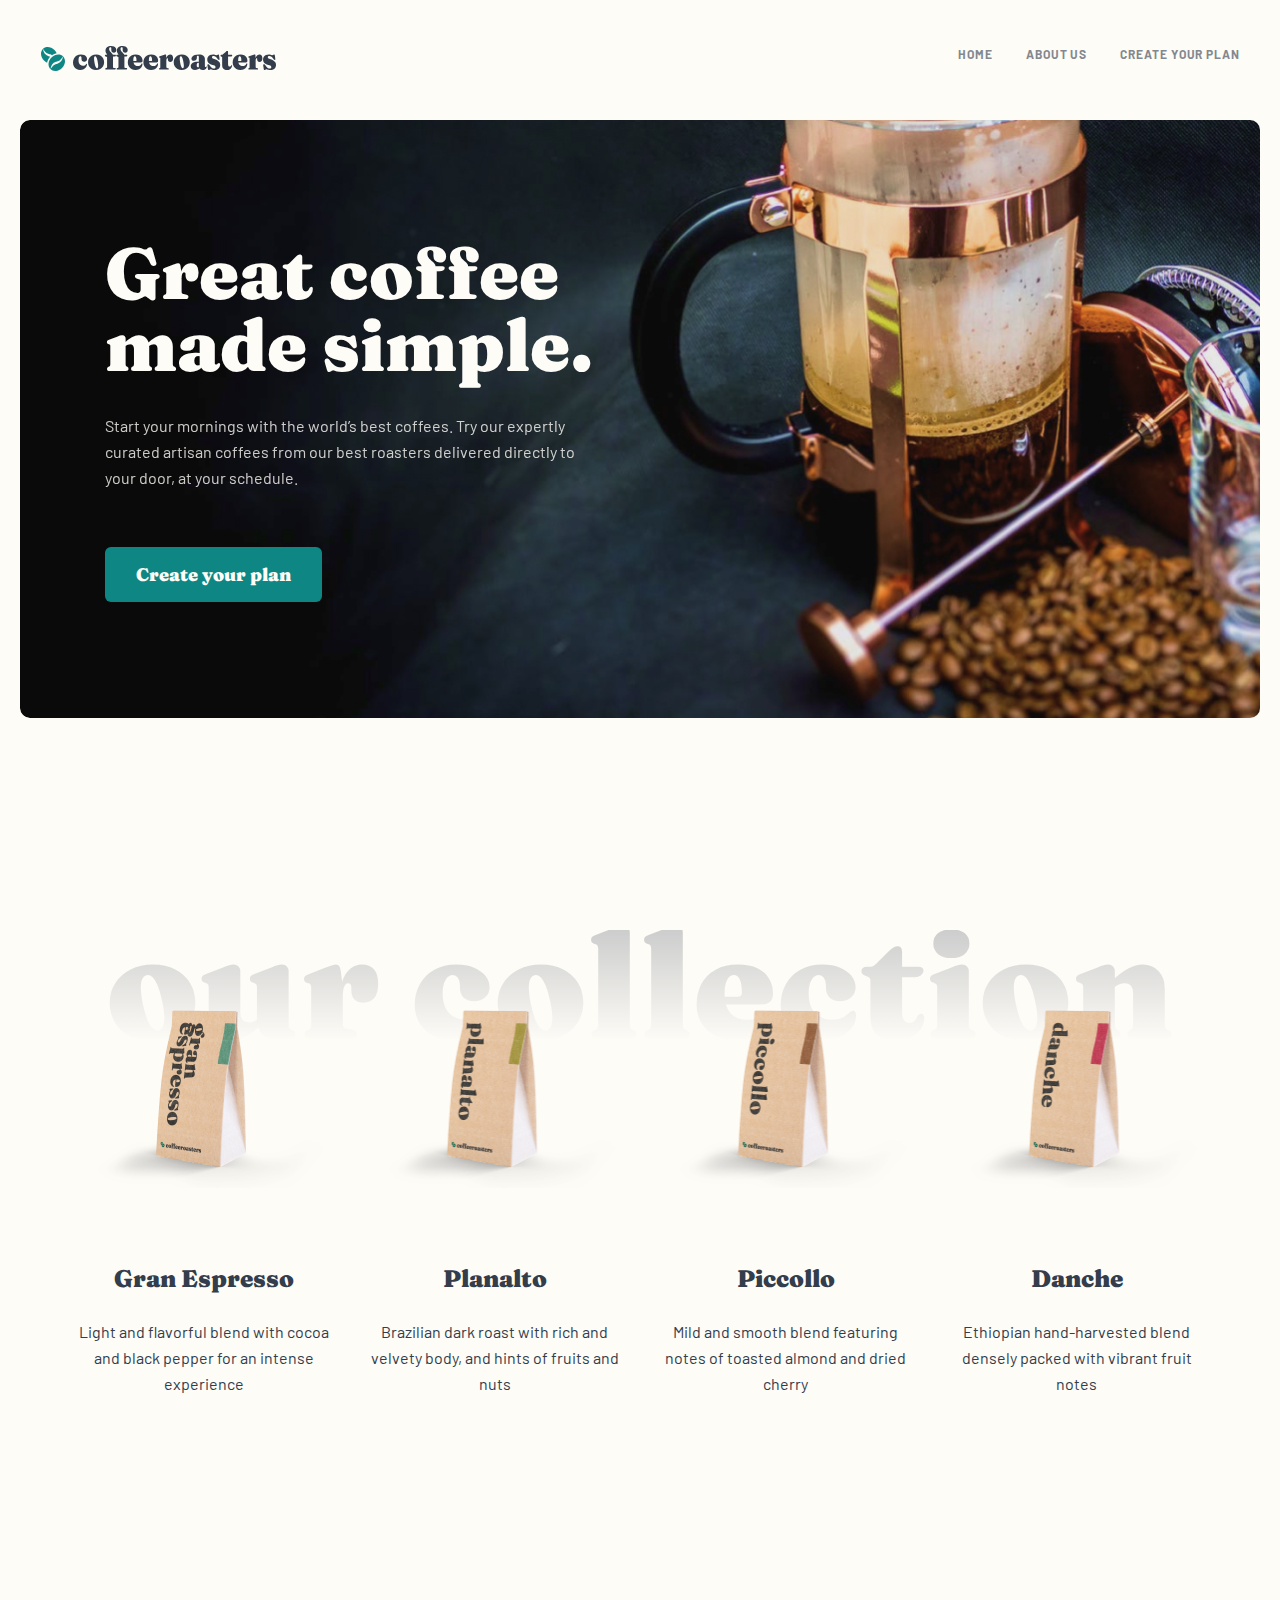
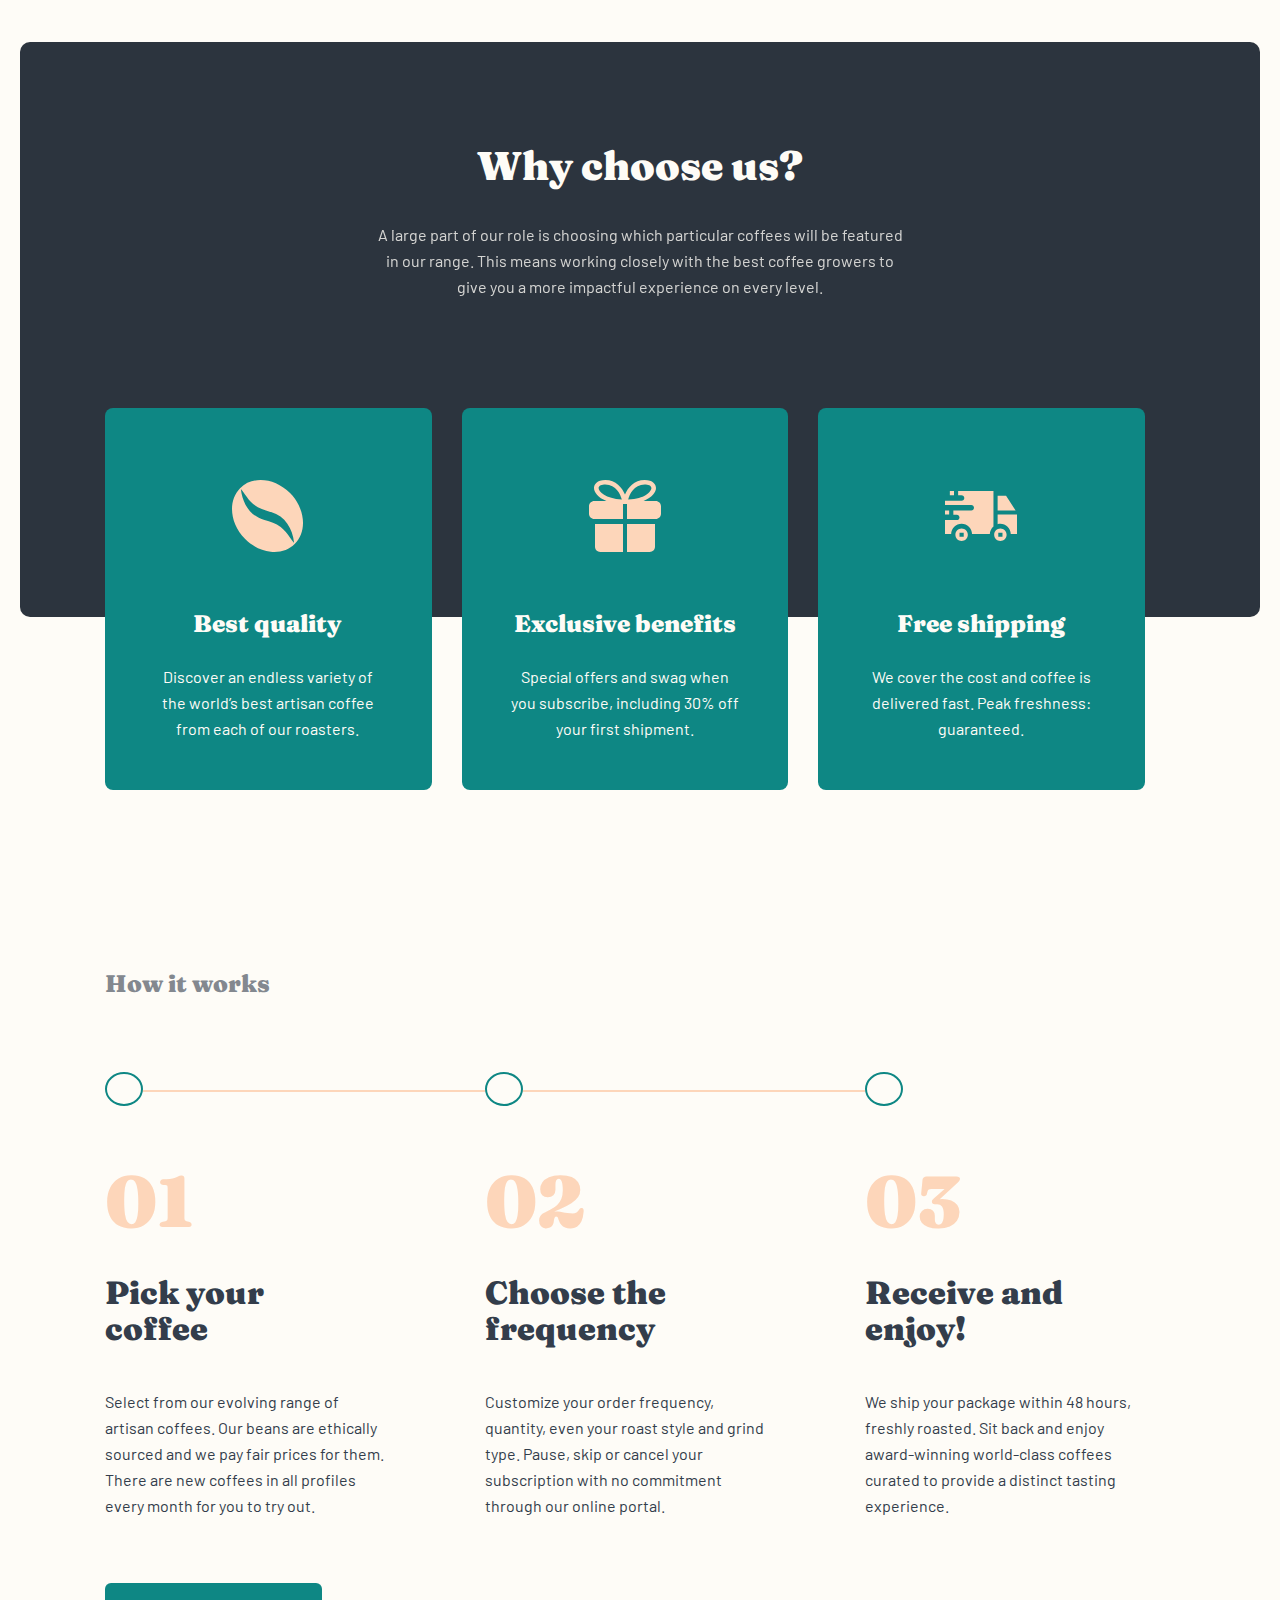
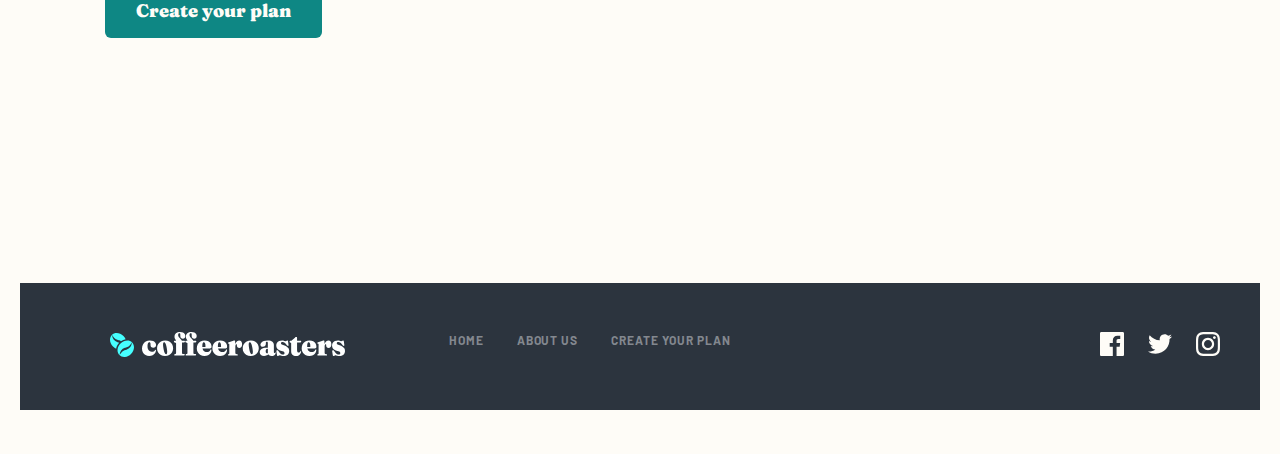
<file: index.html>
<!DOCTYPE html>
<html lang="en">

<head>
    <meta charset="UTF-8">
    <meta http-equiv="X-UA-Compatible" content="IE=edge">
    <meta name="viewport" content="width=device-width, initial-scale=1.0">
    <title>Document</title>
    <link rel="stylesheet" href="./css/main.css">
</head>

<body>
    <header class="intro">
        <div class="container intro__wrapper">
            <nav class="intro__wrapper__nav">
                <div class="intro__wrapper__nav__phone">
                    <span></span><span></span><span></span>
                </div>
                <a href="#" class="intro__wrapper__nav__brand"><img src="./images/icons/logo.svg" alt="logotip"></a>
                <ul class="intro__wrapper__nav__list">
                    <li class="intro__wrapper__nav__list__item"><a href="./index.html"
                            class="intro__wrapper__nav__list__item--link">HOME</a></li>
                    <li class="intro__wrapper__nav__list__item"><a href="./pages/Aboutus.html"
                            class="intro__wrapper__nav__list__item--link">ABOUT US</a></li>
                    <li class="intro__wrapper__nav__list__item"><a href="./pages/subscribe.html"
                            class="intro__wrapper__nav__list__item--link">Create your plan</a></li>
                </ul>
            </nav>
        </div>
    </header>
    <main>
        <section class="hero">
            <div class="container hero__wrapper about-us-hero">
                <div class="hero__wrapper__contents">
                    <h1 class="hero__wrapper__contents__heading">
                        Great coffee
                        made simple.
                    </h1>
                    <p class="hero__wrapper__contents__text">
                        Start your mornings with the world’s best coffees. Try our expertly curated artisan coffees from
                        our
                        best roasters delivered directly to your door, at your schedule.
                    </p>
                    <a href="#" class="hero__wrapper__contents__link">
                        Create your plan
                    </a>
                </div>
            </div>
        </section>
        <section class="collection">
            <div class="container collection__wrapper">
                <h2 class="collection__wrapper__heading">
                    our collection
                </h2>
                <ul class="collection__wrapper__list">
                    <li class="collection__wrapper__list__item">
                        <img src="./images/images/GranEspresso.png" width="255" height="193" alt="gran espresso">
                        <div class="collection__wrapper__list__item__contents">
                            <h3 class="collection__wrapper__list__item__contents__heading">Gran Espresso</h3>
                            <p class="collection__wrapper__list__item__contents__text">Light and flavorful blend with
                                cocoa and black
                                pepper for an intense experience</p>
                        </div>
                    </li>
                    <li class="collection__wrapper__list__item">
                        <img src="./images/images/Planalto.png" width="255" height="193" alt="gran espresso">

                        <div class="collection__wrapper__list__item__contents">
                            <h3 class="collection__wrapper__list__item__contents__heading">Planalto</h3>
                            <p class="collection__wrapper__list__item__contents__text">Brazilian dark roast with rich
                                and velvety
                                body, and hints of fruits and nuts</p>
                        </div>
                    </li>
                    <li class="collection__wrapper__list__item">
                        <img src="./images/images/Piccollo.png" width="255" height="193" alt="gran espresso">

                        <div class="collection__wrapper__list__item__contents">
                            <h3 class="collection__wrapper__list__item__contents__heading">Piccollo</h3>
                            <p class="collection__wrapper__list__item__contents__text">Mild and smooth blend featuring
                                notes of
                                toasted almond and dried cherry</p>
                        </div>
                    </li>
                    <li class="collection__wrapper__list__item">
                        <img src="./images/images/Danche.png" width="255" height="193" alt="gran espresso">

                        <div class="collection__wrapper__list__item__contents">
                            <h3 class="collection__wrapper__list__item__contents__heading">Danche</h3>
                            <p class="collection__wrapper__list__item__contents__text">Ethiopian hand-harvested blend
                                densely
                                packed
                                with vibrant fruit notes</p>
                        </div </li>
                </ul>
            </div>
        </section>
        <section class="choose-us">
            <div class="container choose-us__wrapper">
                <h2 class="choose-us__wrapper__heading">Why choose us?</h2>
                <p class="choose-us__wrapper__text">A large part of our role is choosing which particular coffees will
                    be featured
                    in our range. This means working closely with the best coffee growers to give
                    you a more impactful experience on every level.</p>
                <ul class="choose-us__wrapper__list">
                    <li class="choose-us__wrapper__list__item">
                        <img src="./images/icons/coffee-bean.svg" alt="cofe">
                        <div class="choose-us__wrapper__list__item__contents">
                            <h3 class="choose-us__wrapper__list__item__contents__heading">Best quality</h3>
                            <p class="choose-us__wrapper__list__item__contents__text">Discover an endless variety of the
                                world’s
                                best
                                artisan coffee from each of our roasters.</p>
                        </div>
                    </li>
                    <li class="choose-us__wrapper__list__item">
                        <img src="./images/icons/CombinedShape.svg" alt="cofe">
                        <div class="choose-us__wrapper__list__item__contents">
                            <h3 class="choose-us__wrapper__list__item__contents__heading">Exclusive benefits</h3>
                            <p class="choose-us__wrapper__list__item__contents__text">Special offers and swag when you
                                subscribe,
                                including 30% off your first shipment.</p>
                        </div>
                    </li>
                    <li class="choose-us__wrapper__list__item">
                        <img src="./images/icons/Free-shipping.svg" width="72" height="72" alt="cofe">
                        <div class="choose-us__wrapper__list__item__contents">
                            <h3 class="choose-us__wrapper__list__item__contents__heading">Free shipping</h3>
                            <p class="choose-us__wrapper__list__item__contents__text">We cover the cost and coffee is
                                delivered
                                fast.
                                Peak freshness: guaranteed.</p>
                        </div>
                    </li>
                </ul>
            </div>
        </section>
        <section class="work">
            <div class="container work-wrapper">
                <h2 class="work-wrapper__heading">How it works</h2>
                <ul class="work-wrapper__list">
                    <li class="work-wrapper__list__item">
                        <p class="work-wrapper__list__item__number">01</p>
                        <h3 class="work-wrapper__list__item__heading">Pick your
                            coffee</h3>
                        <p class="work-wrapper__list__item__text">Select from our evolving range of artisan coffees. Our
                            beans are ethically sourced and we pay fair prices for them. There are new coffees in all
                            profiles every month for you to try out.</p>
                    </li>
                    <li class="work-wrapper__list__item">
                        <p class="work-wrapper__list__item__number">02</p>
                        <h3 class="work-wrapper__list__item__heading">Choose the frequency</h3>
                        <p class="work-wrapper__list__item__text">Customize your order frequency, quantity, even your
                            roast style and grind type. Pause, skip or cancel your subscription with no commitment
                            through our online portal.</p>
                    </li>
                    <li class="work-wrapper__list__item">
                        <p class="work-wrapper__list__item__number">03</p>
                        <h3 class="work-wrapper__list__item__heading">Receive and enjoy! </h3>
                        <p class="work-wrapper__list__item__text">We ship your package within 48 hours, freshly roasted.
                            Sit back and enjoy award-winning world-class coffees curated to provide a distinct tasting
                            experience.</p>
                    </li>

                </ul>
                <a href="#" class="work-wrapper__link">Create your plan</a>
            </div>
        </section>
    </main>

    <footer class="footer intro">
        <div class="container footer__wrapper intro__wrapper">
            <nav class="intro__wrapper__nav footer__wrapper__nav">
                <a href="#" class="intro__wrapper__nav__brand footer__wrapper__nav__brand"><img
                        src="./images/icons/logo.svg" alt="logotip"></a>
                <ul class="intro__wrapper__nav__list footer__wrapper__nav__list">
                    <li class="intro__wrapper__nav__list__item footer__wrapper__nav__list__item"><a href="./index.html"
                            class="intro__wrapper__nav__list__item--link footer__wrapper__nav__list__item--link">HOME</a>
                    </li>
                    <li class="intro__wrapper__nav__list__item footer__wrapper__nav__list__item"><a
                            href="./pages/Aboutus.html"
                            class="intro__wrapper__nav__list__item--link footer__wrapper__nav__list__item--link">ABOUT
                            US</a></li>
                    <li class="intro__wrapper__nav__list__item footer__wrapper__nav__list__item"><a
                            href="./pages/subscribe.html"
                            class="intro__wrapper__nav__list__item--link footer__wrapper__nav__list__item--link">Create
                            your plan</a></li>
                </ul>
                <ul class="footer__wrapper__nav__media">
                    <li class="footer__wrapper__nav__media__item"><a href="#"
                            class="footer__wrapper__nav__media__item--link">
                            <img src="./images/icons/facebook.svg" alt="facebook">
                        </a></li>
                    <li class="footer__wrapper__nav__media__item"><a href="#"
                            class="footer__wrapper__nav__media__item--link">
                            <img src="./images/icons/twitter.svg" alt="facebook">
                        </a></li>
                    <li class="footer__wrapper__nav__media__item"><a href="#"
                            class="footer__wrapper__nav__media__item--link">
                            <img src="./images/icons/instagram.svg" alt="facebook">
                        </a></li>
                </ul>
            </nav>
        </div>
    </footer>
</body>

</html>
</file>
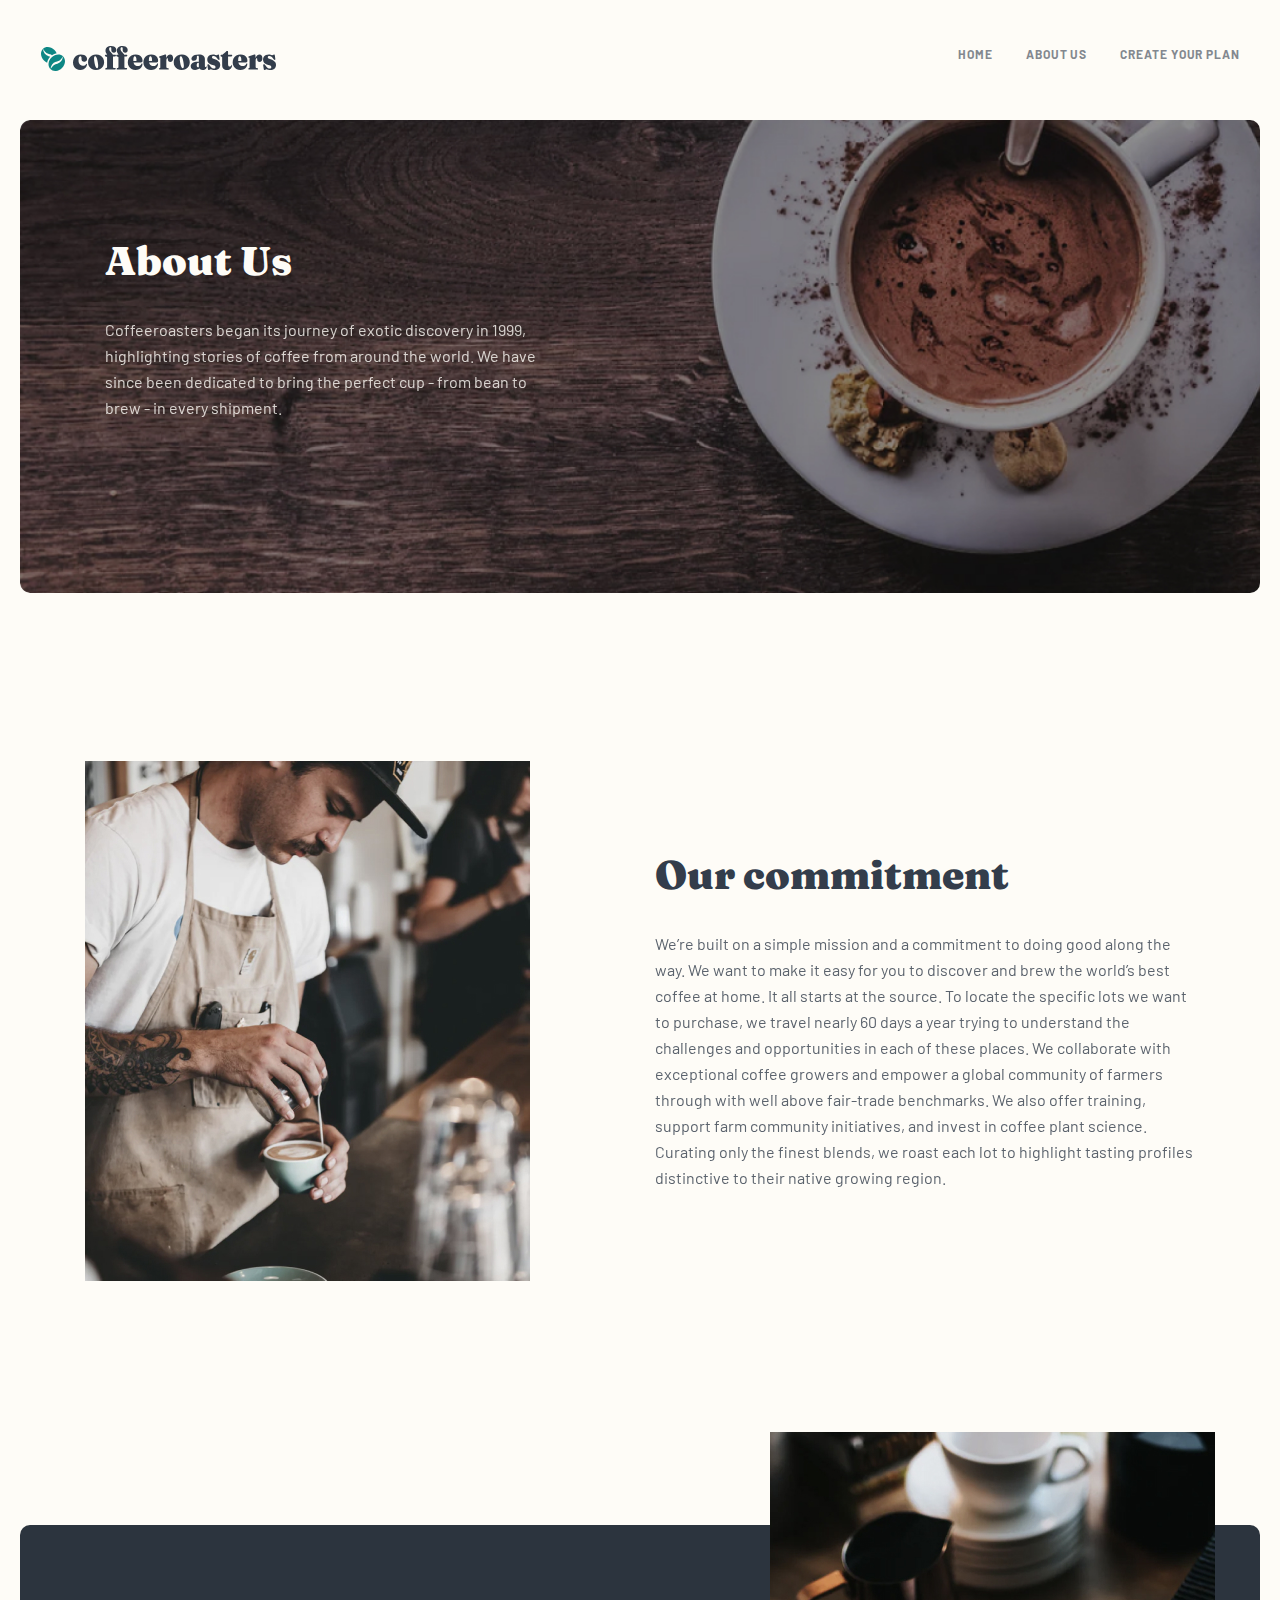
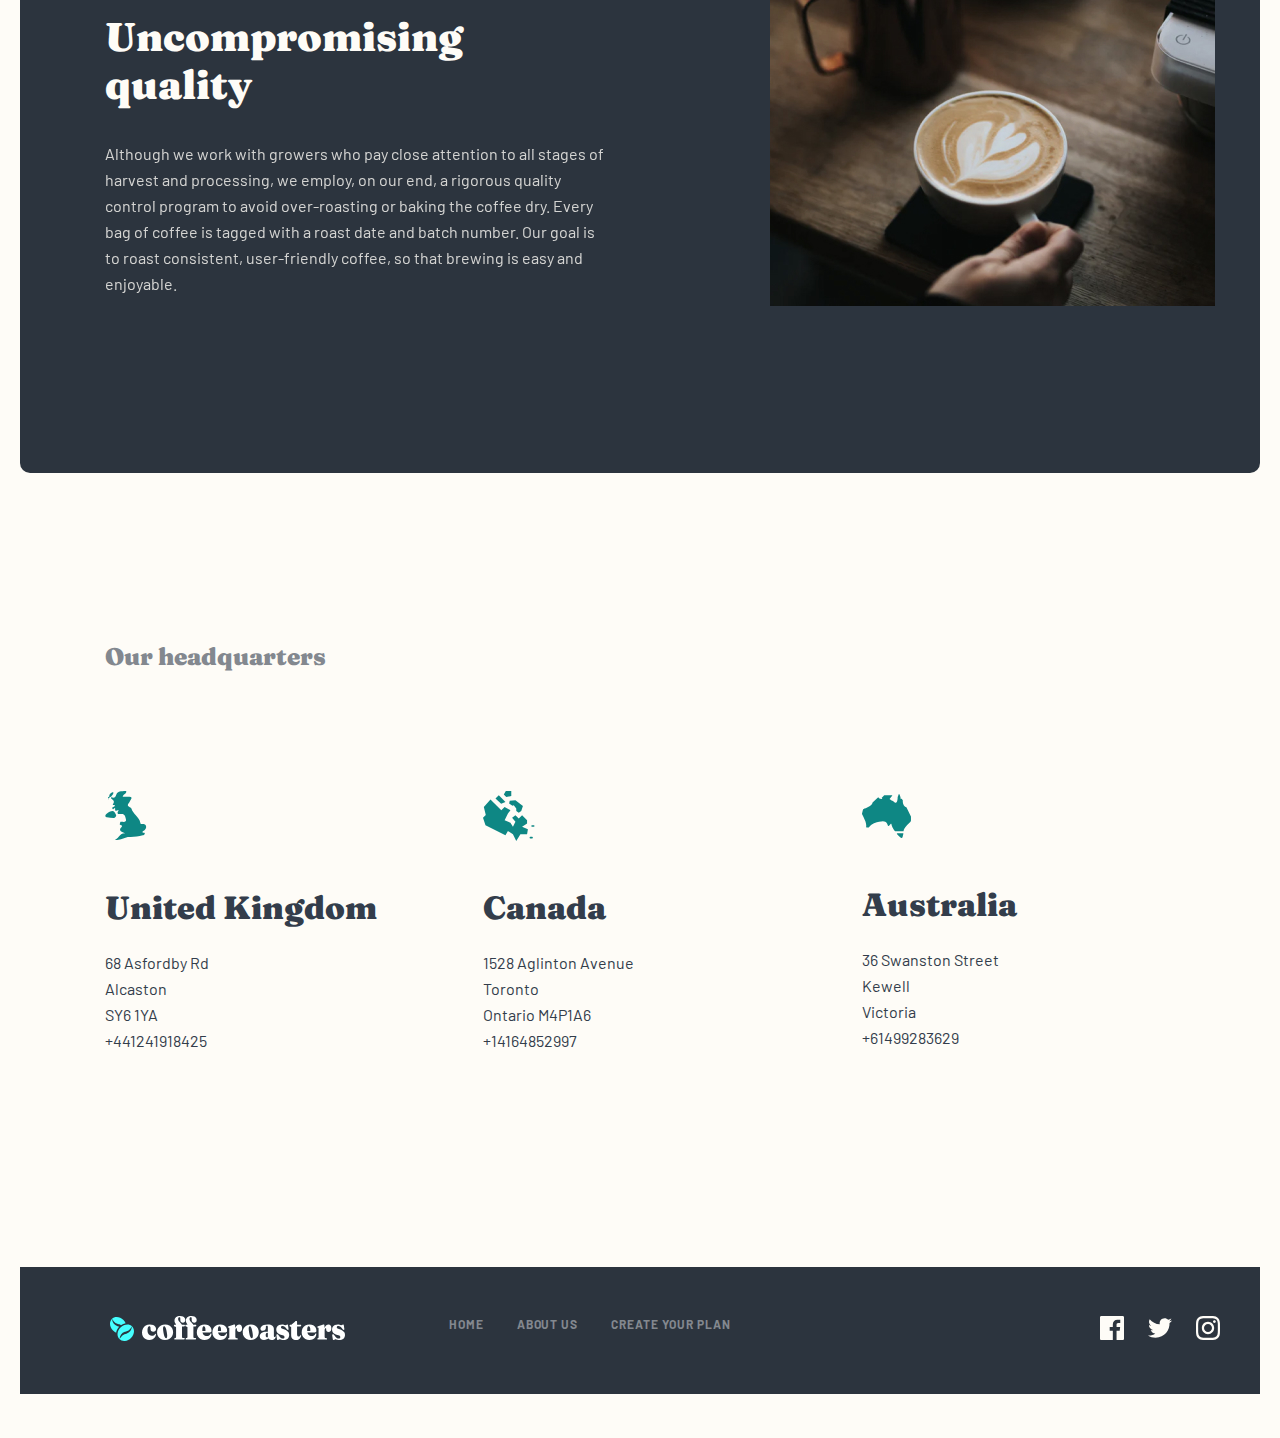
<file: pages/Aboutus.html>
<!DOCTYPE html>
<html lang="en">

<head>
    <meta charset="UTF-8">
    <meta http-equiv="X-UA-Compatible" content="IE=edge">
    <meta name="viewport" content="width=device-width, initial-scale=1.0">
    <title>Document</title>
    <link rel="stylesheet" href="../css/main.css">
</head>

<body>

    <header class="intro">
        <div class="container intro__wrapper">
            <nav class="intro__wrapper__nav">
                <div class="intro__wrapper__nav__phone">
                    <span></span><span></span><span></span>
                </div>
                <a href="#" class="intro__wrapper__nav__brand"><img src="../images/icons/logo.svg" alt="logotip"></a>
                <ul class="intro__wrapper__nav__list">
                    <li class="intro__wrapper__nav__list__item"><a href="../index.html"
                            class="intro__wrapper__nav__list__item--link">HOME</a></li>
                    <li class="intro__wrapper__nav__list__item"><a href="./Aboutus.html"
                            class="intro__wrapper__nav__list__item--link">ABOUT US</a></li>
                    <li class="intro__wrapper__nav__list__item"><a href="./subscribe.html"
                            class="intro__wrapper__nav__list__item--link">Create your plan</a></li>
                </ul>
            </nav>
        </div>
    </header>


    <main>
        <section class="hero about-us-hero">
            <div class="container hero__wrapper about-us-hero__wrapper">
                <div class="hero__wrapper__contents about-us-hero__wrapper__contents">
                    <h1 class="hero__wrapper__contents__heading about-us-hero__wrapper__contents__heading">
                        About Us
                    </h1>
                    <p class="hero__wrapper__contents__text about-us-hero__wrapper__contents__text">
                        Coffeeroasters began its journey of exotic discovery in 1999, highlighting stories of coffee
                        from around the world. We have since been dedicated to bring the perfect cup - from bean to brew
                        - in every shipment.
                    </p>
                </div>
            </div>
        </section>
        <section class="commitment">
            <div class="container commitment__wrapper">
                <img src="../images/images/ourcommitment.jpg" width="445" height="520" alt="coffe maker">
                <div class="commitment__wrapper__contents">
                    <h2 class="commitment__wrapper__contents__heading">Our commitment</h2>
                    <p class="commitment__wrapper__contents__text">We’re built on a simple mission and a commitment to
                        doing good along the way. We want to make it easy for you to discover and brew the world’s best
                        coffee at home. It all starts at the source. To locate the specific lots we want to purchase, we
                        travel nearly 60 days a year trying to understand the challenges and opportunities in each of
                        these places. We collaborate with exceptional coffee growers and empower a global community of
                        farmers through with well above fair-trade benchmarks. We also offer training, support farm
                        community initiatives, and invest in coffee plant science. Curating only the finest blends, we
                        roast each lot to highlight tasting profiles distinctive to their native growing region.</p>
                </div>
            </div>
        </section>
        <section class="uncompromising">
            <div class="container uncompromising__wrapper">
                <div class="uncompromising__wrapper__contents">
                    <h2 class="uncompromising__wrapper__contents__heading">Uncompromising quality</h2>
                    <p class="uncompromising__wrapper__contents__text">Although we work with growers who pay close
                        attention to all stages of harvest and processing, we employ, on our end, a rigorous quality
                        control program to avoid over-roasting or baking the coffee dry. Every bag of coffee is tagged
                        with a roast date and batch number. Our goal is to roast consistent, user-friendly coffee, so
                        that brewing is easy and enjoyable.</p>
                </div>
                <img src="../images/images/uncompromising.jpg" width="445" height="474" alt="coffe">
            </div>
        </section>
        <section class="headquarters">
            <div class="container headquarters__wrapper">
                <h2 class="headquarters__wrapper__heading">Our headquarters</h2>
                <ul class="headquarters__wrapper__list">
                    <li class="headquarters__wrapper__list__item">
                        <h3 class="headquarters__wrapper__list__item__heading">
                            United Kingdom
                        </h3>
                        <ul class="headquarters__wrapper__list__item__list">
                            <li class="headquarters__wrapper__list__item__list__item"><a href="#"
                                    class="headquarters__wrapper__list__item__list__item__link">68 Asfordby Rd</a></li>
                            <li class="headquarters__wrapper__list__item__list__item"><a href="#"
                                    class="headquarters__wrapper__list__item__list__item__link">Alcaston</a></li>
                            <li class="headquarters__wrapper__list__item__list__item"><a href="#"
                                    class="headquarters__wrapper__list__item__list__item__link">SY6 1YA</a></li>
                            <li class="headquarters__wrapper__list__item__list__item"><a href="tel:+441241918425"
                                    class="headquarters__wrapper__list__item__list__item__link">+441241918425</a></li>
                        </ul>
                    </li>
                    <li class="headquarters__wrapper__list__item">
                        <h3 class="headquarters__wrapper__list__item__heading">
                            Canada
                        </h3>
                        <ul class="headquarters__wrapper__list__item__list">
                            <li class="headquarters__wrapper__list__item__list__item"><a href="#"
                                    class="headquarters__wrapper__list__item__list__item__link">1528 Aglinton Avenue</a>
                            </li>
                            <li class="headquarters__wrapper__list__item__list__item"><a href="#"
                                    class="headquarters__wrapper__list__item__list__item__link">Toronto</a></li>
                            <li class="headquarters__wrapper__list__item__list__item"><a href="#"
                                    class="headquarters__wrapper__list__item__list__item__link">Ontario M4P1A6</a></li>
                            <li class="headquarters__wrapper__list__item__list__item"><a href="tel:+14164852997"
                                    class="headquarters__wrapper__list__item__list__item__link">+14164852997</a></li>
                        </ul>
                    </li>
                    <li class="headquarters__wrapper__list__item">
                        <h3 class="headquarters__wrapper__list__item__heading">
                            Australia
                        </h3>
                        <ul class="headquarters__wrapper__list__item__list">
                            <li class="headquarters__wrapper__list__item__list__item"><a href="#"
                                    class="headquarters__wrapper__list__item__list__item__link">36 Swanston Street</a>
                            </li>
                            <li class="headquarters__wrapper__list__item__list__item"><a href="#"
                                    class="headquarters__wrapper__list__item__list__item__link">Kewell</a></li>
                            <li class="headquarters__wrapper__list__item__list__item"><a href="#"
                                    class="headquarters__wrapper__list__item__list__item__link">Victoria</a></li>
                            <li class="headquarters__wrapper__list__item__list__item"><a href="tel:+61499283629"
                                    class="headquarters__wrapper__list__item__list__item__link">+61499283629</a></li>
                        </ul>
                    </li>
                </ul>
            </div>
        </section>
    </main>
    <footer class="footer intro">
        <div class="container footer__wrapper intro__wrapper">
            <nav class="intro__wrapper__nav footer__wrapper__nav">
                <a href="#" class="intro__wrapper__nav__brand footer__wrapper__nav__brand"><img
                        src="../images/icons/logo.svg" alt="logotip"></a>
                <ul class="intro__wrapper__nav__list footer__wrapper__nav__list">
                    <li class="intro__wrapper__nav__list__item footer__wrapper__nav__list__item"><a href="../index.html"
                            class="intro__wrapper__nav__list__item--link footer__wrapper__nav__list__item--link">HOME</a>
                    </li>
                    <li class="intro__wrapper__nav__list__item footer__wrapper__nav__list__item"><a
                            href="./Aboutus.html"
                            class="intro__wrapper__nav__list__item--link footer__wrapper__nav__list__item--link">ABOUT
                            US</a></li>
                    <li class="intro__wrapper__nav__list__item footer__wrapper__nav__list__item"><a
                            href="../pages/subscribe.html"
                            class="intro__wrapper__nav__list__item--link footer__wrapper__nav__list__item--link">Create
                            your plan</a></li>
                </ul>
                <ul class="footer__wrapper__nav__media">
                    <li class="footer__wrapper__nav__media__item"><a href="#"
                            class="footer__wrapper__nav__media__item--link">
                            <img src="../images/icons/facebook.svg" alt="facebook">
                        </a></li>
                    <li class="footer__wrapper__nav__media__item"><a href="#"
                            class="footer__wrapper__nav__media__item--link">
                            <img src="../images/icons/twitter.svg" alt="facebook">
                        </a></li>
                    <li class="footer__wrapper__nav__media__item"><a href="#"
                            class="footer__wrapper__nav__media__item--link">
                            <img src="../images/icons/instagram.svg" alt="facebook">
                        </a></li>
                </ul>
            </nav>
        </div>
    </footer>
</body>

</html>
</file>
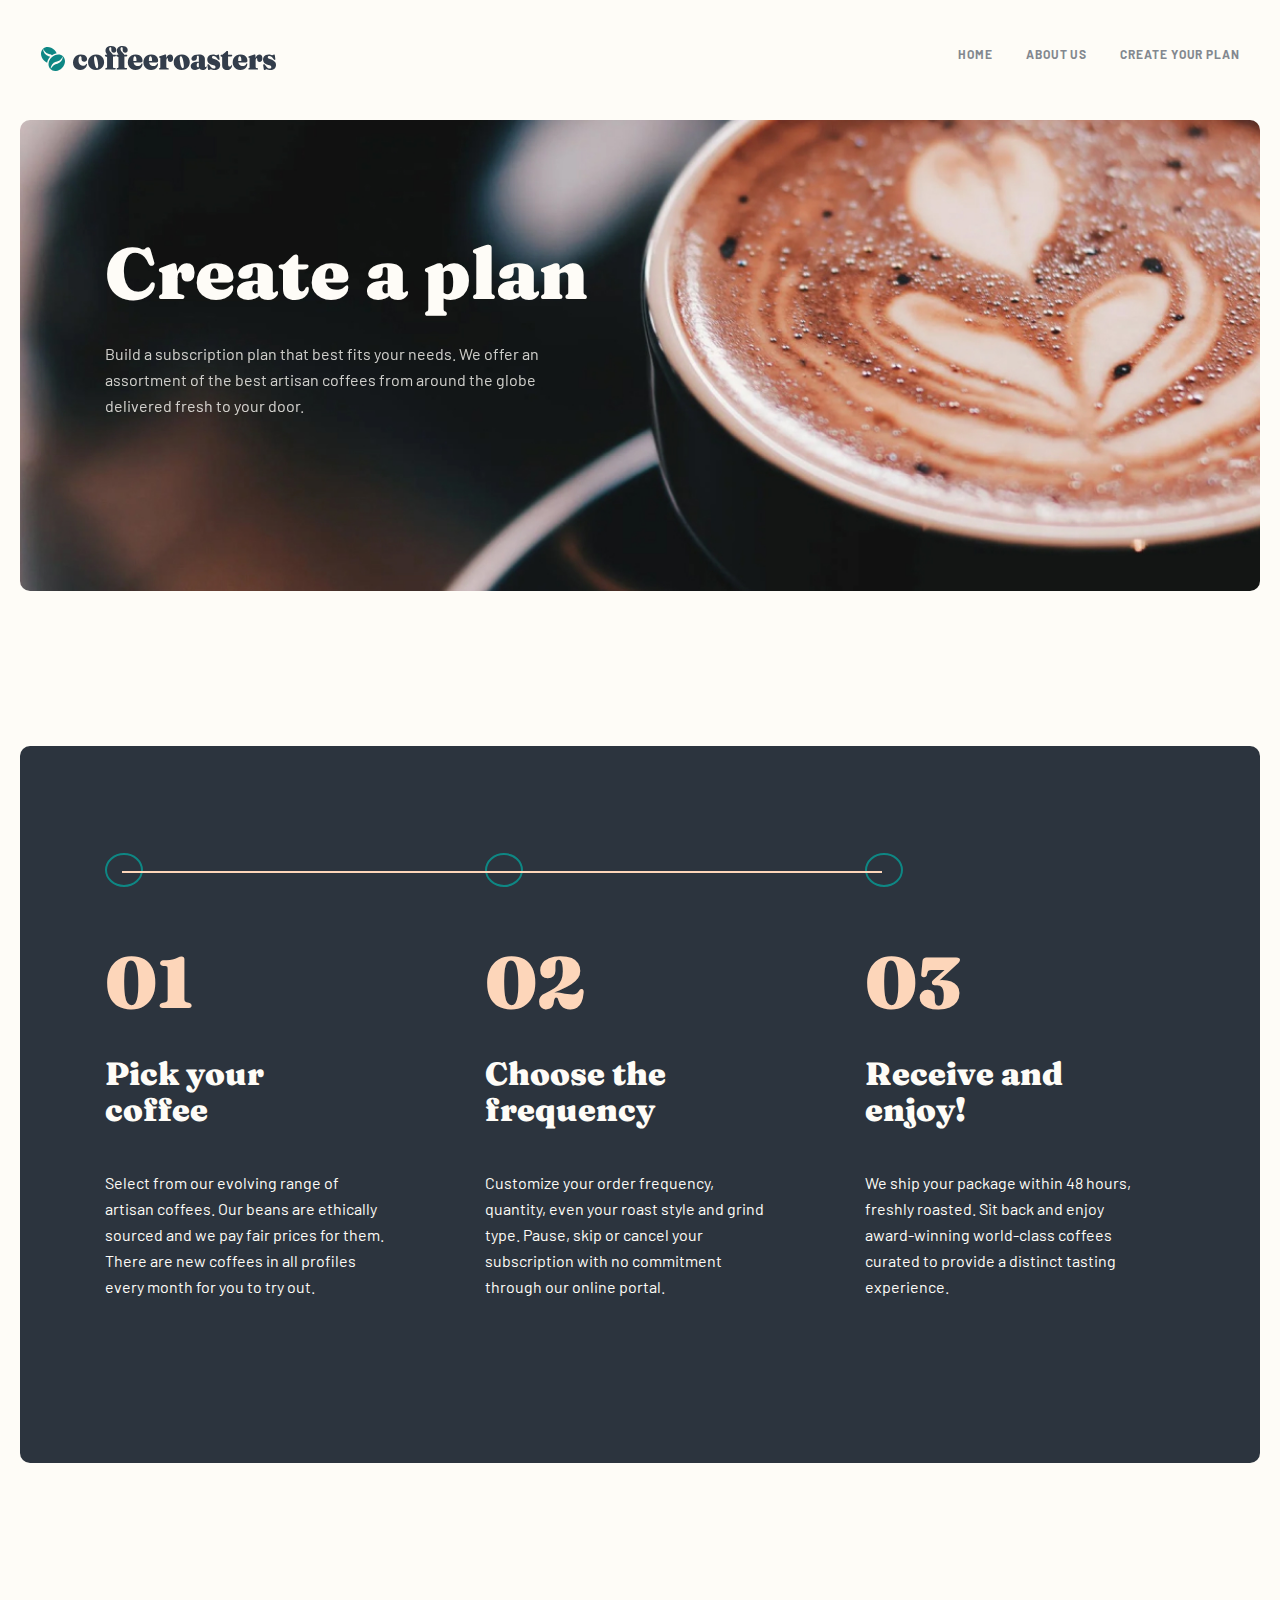
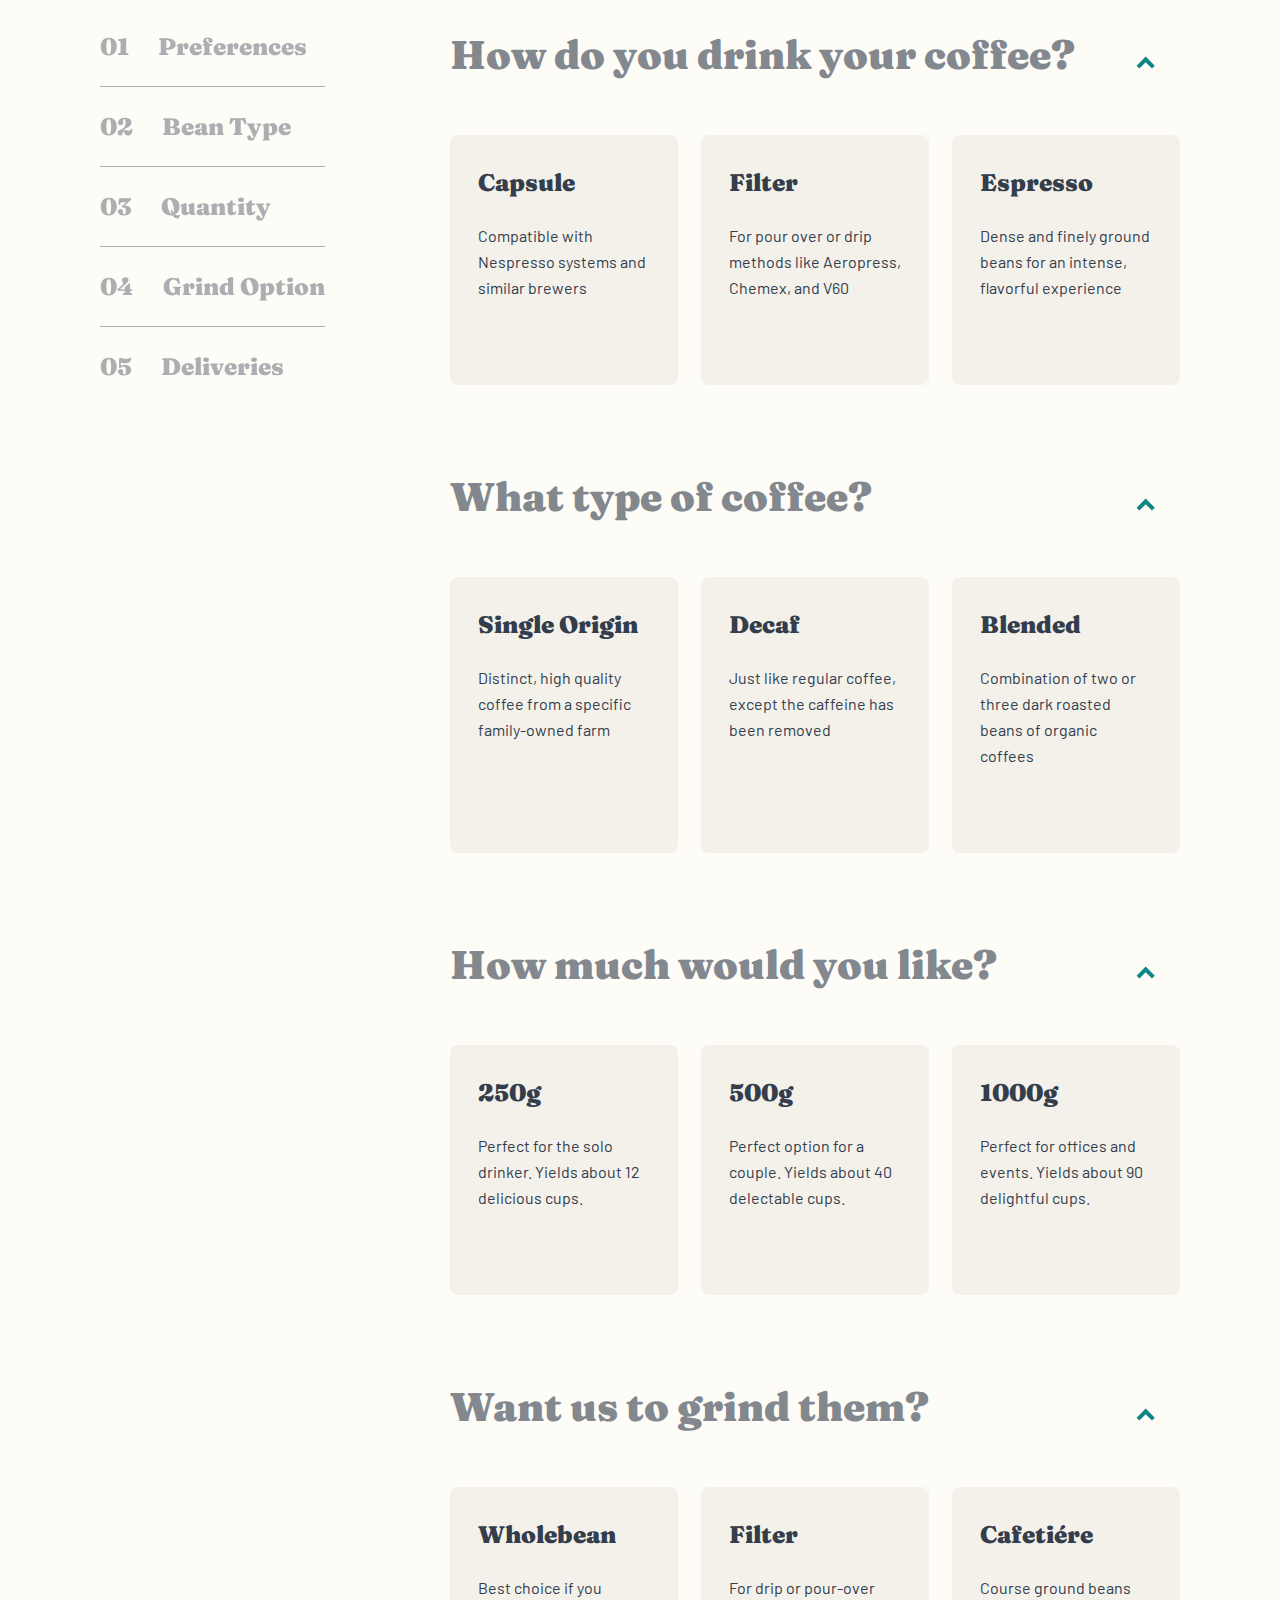
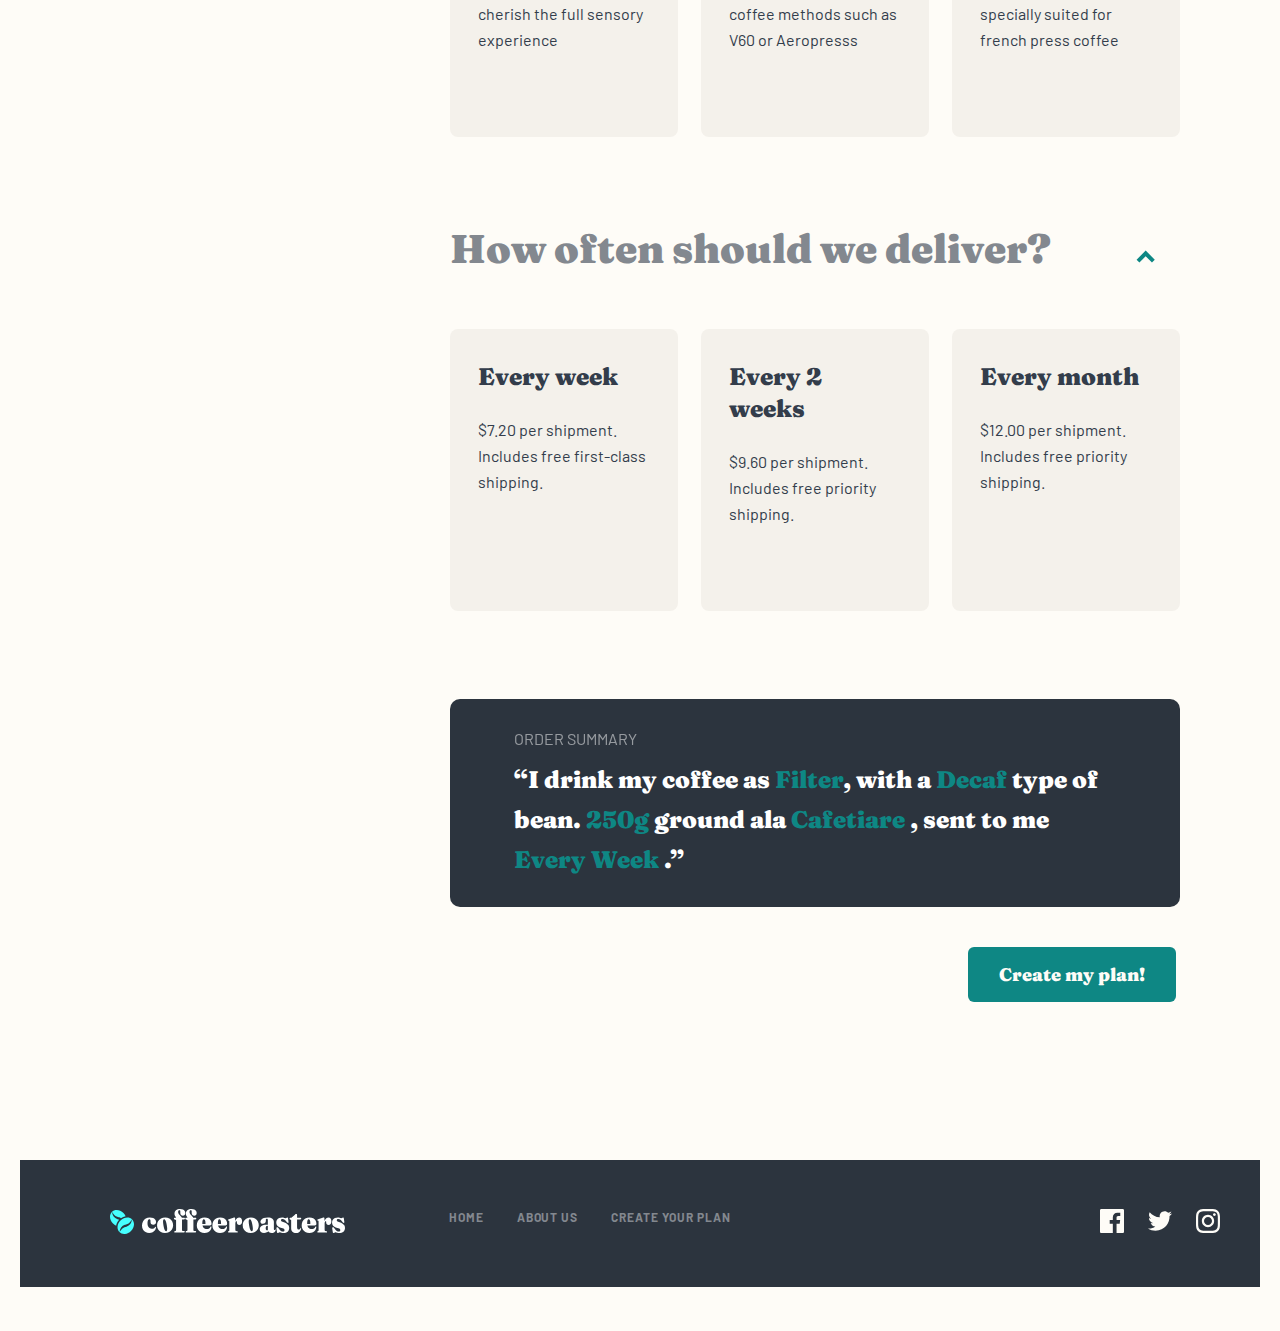
<file: pages/subscribe.html>
<!DOCTYPE html>
<html lang="en">

<head>
    <meta charset="UTF-8">
    <meta http-equiv="X-UA-Compatible" content="IE=edge">
    <meta name="viewport" content="width=device-width, initial-scale=1.0">
    <title>Document</title>
    <link rel="stylesheet" href="../css/main.css">
</head>
<header class="intro">
    <div class="container intro__wrapper">
        <nav class="intro__wrapper__nav">
            <div class="intro__wrapper__nav__phone">
                <span></span><span></span><span></span>
            </div>
            <a href="#" class="intro__wrapper__nav__brand"><img src="../images/icons/logo.svg" alt="logotip"></a>
            <ul class="intro__wrapper__nav__list">
                <li class="intro__wrapper__nav__list__item"><a href="../index.html"
                        class="intro__wrapper__nav__list__item--link">HOME</a></li>
                <li class="intro__wrapper__nav__list__item"><a href="./pages/Aboutus.html"
                        class="intro__wrapper__nav__list__item--link">ABOUT US</a></li>
                <li class="intro__wrapper__nav__list__item"><a href="./subscribe.html"
                        class="intro__wrapper__nav__list__item--link">Create your plan</a></li>
            </ul>
        </nav>
    </div>
</header>
<main>
    <section class="hero about-us-hero subscribe-hero">
        <div class="container hero__wrapper about-us-hero__wrapper subscribe-hero__wrapper">
            <div class="hero__wrapper__contents about-us-hero__wrapper__contents subscribe-hero__wrapper__contents">
                <h1
                    class="hero__wrapper__contents__heading about-us-hero__wrapper__contents__heading subscribe-hero__wrapper__contents__heading">
                    Create a plan
                </h1>
                <p
                    class="hero__wrapper__contents__text about-us-hero__wrapper__contents__text subscribe-hero__wrapper__contents__text">
                    Build a subscription plan that best fits your needs. We offer an assortment of the best artisan
                    coffees from around the globe delivered fresh to your door.
                </p>
            </div>
        </div>
    </section>
    <section class="work subscribe-work">
        <div class="container work-wrapper subscribe-work-wrapper">
            <ul class="work-wrapper__list subscribe-work-wrapper__list">
                <li class="work-wrapper__list__item subscribe-work-wrapper__list__item">
                    <p class="work-wrapper__list__item__number subscribe-work-wrapper__list__item__number">01</p>
                    <h3 class="work-wrapper__list__item__heading subscribe-work-wrapper__list__item__heading">Pick your
                        coffee</h3>
                    <p class="work-wrapper__list__item__text subscribe-work-wrapper__list__item__text">Select from our
                        evolving range of artisan coffees. Our
                        beans are ethically sourced and we pay fair prices for them. There are new coffees in all
                        profiles every month for you to try out.</p>
                </li>
                <li class="work-wrapper__list__item subscribe-work-wrapper__list__item">
                    <p class="work-wrapper__list__item__number subscribe-work-wrapper__list__item__number">02</p>
                    <h3 class="work-wrapper__list__item__heading subscribe-work-wrapper__list__item__heading">Choose the
                        frequency</h3>
                    <p class="work-wrapper__list__item__text subscribe-work-wrapper__list__item__text">Customize your
                        order frequency, quantity, even your
                        roast style and grind type. Pause, skip or cancel your subscription with no commitment
                        through our online portal.</p>
                </li>
                <li class="work-wrapper__list__item subscribe-work-wrapper__list__item">
                    <p class="work-wrapper__list__item__number subscribe-work-wrapper__list__item__number">03</p>
                    <h3 class="work-wrapper__list__item__heading subscribe-work-wrapper__list__item__heading">Receive
                        and enjoy! </h3>
                    <p class="work-wrapper__list__item__text subscribe-work-wrapper__list__item__text">We ship your
                        package within 48 hours, freshly roasted.
                        Sit back and enjoy award-winning world-class coffees curated to provide a distinct tasting
                        experience.</p>
                </li>

            </ul>
        </div>
    </section>
    <section class="order">
        <div class="container order__wrapper">
            <ul class="order__wrapper__orders">
                <li class="order__wrapper__orders__item">
                    <a href="#" class="order__wrapper__orders__item__link">
                        <p class=" order__wrapper__orders__item__link__number">
                            01
                        </p>
                        <p class="order__wrapper__orders__item__link__text">Preferences</p>
                    </a>
                </li>
                <li class="order__wrapper__orders__item">
                    <a href="#" class="order__wrapper__orders__item__link">
                        <p class=" order__wrapper__orders__item__link__number">
                            02
                        </p>
                        <p class="order__wrapper__orders__item__link__text">Bean Type</p>
                    </a>
                </li>
                <li class="order__wrapper__orders__item">
                    <a href="#" class="order__wrapper__orders__item__link">
                        <p class=" order__wrapper__orders__item__link__number">
                            03
                        </p>
                        <p class="order__wrapper__orders__item__link__text">Quantity</p>
                    </a>
                </li>
                <li class="order__wrapper__orders__item">
                    <a href="#" class="order__wrapper__orders__item__link">
                        <p class=" order__wrapper__orders__item__link__number">
                            04
                        </p>
                        <p class="order__wrapper__orders__item__link__text">Grind Option</p>
                    </a>
                </li>
                <li class="order__wrapper__orders__item">
                    <a href="#" class="order__wrapper__orders__item__link">
                        <p class=" order__wrapper__orders__item__link__number">
                            05
                        </p>
                        <p class="order__wrapper__orders__item__link__text">Deliveries</p>
                    </a>
                </li>
            </ul>
            <div class="order__wrapper__contents">
                <ul class="order__wrapper__contents__list">
                    <li class="order__wrapper__contents__list__item">
                        <h2 class="order__wrapper__contents__list__item__heading">How do you drink your coffee?</h2>
                        <ul class="order__wrapper__contents__list__item__list">
                            <li class="order__wrapper__contents__list__item__list__item">
                                <h3 class="order__wrapper__contents__list__item__list__item__heading">Capsule</h3>
                                <p class="order__wrapper__contents__list__item__list__item__text">Compatible with
                                    Nespresso systems
                                    and
                                    similar brewers</p>
                            </li>
                            <li class="order__wrapper__contents__list__item__list__item">
                                <h3 class="order__wrapper__contents__list__item__list__item__heading">Filter</h3>
                                <p class="order__wrapper__contents__list__item__list__item__text">For pour over or drip
                                    methods like Aeropress, Chemex, and V60</p>
                            </li>
                            <li class="order__wrapper__contents__list__item__list__item">
                                <h3 class="order__wrapper__contents__list__item__list__item__heading">Espresso</h3>
                                <p class="order__wrapper__contents__list__item__list__item__text">Dense and finely
                                    ground beans for an intense, flavorful experience</p>
                            </li>
                        </ul>
                    </li>
                    <li class="order__wrapper__contents__list__item">
                        <h2 class="order__wrapper__contents__list__item__heading">What type of coffee?</h2>
                        <ul class="order__wrapper__contents__list__item__list">
                            <li class="order__wrapper__contents__list__item__list__item">
                                <h3 class="order__wrapper__contents__list__item__list__item__heading">Single Origin</h3>
                                <p class="order__wrapper__contents__list__item__list__item__text">Distinct, high quality
                                    coffee from a specific family-owned farm</p>
                            </li>
                            <li class="order__wrapper__contents__list__item__list__item">
                                <h3 class="order__wrapper__contents__list__item__list__item__heading">Decaf</h3>
                                <p class="order__wrapper__contents__list__item__list__item__text">Just like regular
                                    coffee, except the caffeine has been removed</p>
                            </li>
                            <li class="order__wrapper__contents__list__item__list__item">
                                <h3 class="order__wrapper__contents__list__item__list__item__heading">Blended</h3>
                                <p class="order__wrapper__contents__list__item__list__item__text">Combination of two or
                                    three dark roasted beans of organic coffees</p>
                            </li>
                        </ul>
                    </li>
                    <li class="order__wrapper__contents__list__item">
                        <h2 class="order__wrapper__contents__list__item__heading">How much would you like?</h2>
                        <ul class="order__wrapper__contents__list__item__list">
                            <li class="order__wrapper__contents__list__item__list__item">
                                <h3 class="order__wrapper__contents__list__item__list__item__heading">250g</h3>
                                <p class="order__wrapper__contents__list__item__list__item__text">Perfect for the solo
                                    drinker. Yields about 12 delicious cups.</p>
                            </li>
                            <li class="order__wrapper__contents__list__item__list__item">
                                <h3 class="order__wrapper__contents__list__item__list__item__heading">500g</h3>
                                <p class="order__wrapper__contents__list__item__list__item__text">Perfect option for a
                                    couple. Yields about 40 delectable cups. </p>
                            </li>
                            <li class="order__wrapper__contents__list__item__list__item">
                                <h3 class="order__wrapper__contents__list__item__list__item__heading">1000g</h3>
                                <p class="order__wrapper__contents__list__item__list__item__text">Perfect for offices
                                    and events. Yields about 90 delightful cups.</p>
                            </li>
                        </ul>
                    </li>
                    <li class="order__wrapper__contents__list__item">
                        <h2 class="order__wrapper__contents__list__item__heading">Want us to grind them?</h2>
                        <ul class="order__wrapper__contents__list__item__list">
                            <li class="order__wrapper__contents__list__item__list__item">
                                <h3 class="order__wrapper__contents__list__item__list__item__heading">Wholebean</h3>
                                <p class="order__wrapper__contents__list__item__list__item__text">Best choice if you
                                    cherish the full sensory experience</p>
                            </li>
                            <li class="order__wrapper__contents__list__item__list__item">
                                <h3 class="order__wrapper__contents__list__item__list__item__heading">Filter</h3>
                                <p class="order__wrapper__contents__list__item__list__item__text">For drip or pour-over
                                    coffee methods such as V60 or Aeropresss</p>
                            </li>
                            <li class="order__wrapper__contents__list__item__list__item">
                                <h3 class="order__wrapper__contents__list__item__list__item__heading">Cafetiére</h3>
                                <p class="order__wrapper__contents__list__item__list__item__text"> Course ground beans
                                    specially suited for french press coffee</p>
                            </li>
                        </ul>
                    </li>
                    <li class="order__wrapper__contents__list__item">
                        <h2 class="order__wrapper__contents__list__item__heading">How often should we deliver?</h2>
                        <ul class="order__wrapper__contents__list__item__list">
                            <li class="order__wrapper__contents__list__item__list__item">
                                <h3 class="order__wrapper__contents__list__item__list__item__heading">Every week</h3>
                                <p class="order__wrapper__contents__list__item__list__item__text">$7.20 per shipment.
                                    Includes free first-class shipping.</p>
                            </li>
                            <li class="order__wrapper__contents__list__item__list__item">
                                <h3 class="order__wrapper__contents__list__item__list__item__heading">Every 2 weeks</h3>
                                <p class="order__wrapper__contents__list__item__list__item__text">$9.60 per shipment.
                                    Includes free priority shipping.</p>
                            </li>
                            <li class="order__wrapper__contents__list__item__list__item">
                                <h3 class="order__wrapper__contents__list__item__list__item__heading">Every month</h3>
                                <p class="order__wrapper__contents__list__item__list__item__text">$12.00 per shipment.
                                    Includes free priority shipping.</p>
                            </li>
                        </ul>
                    </li>
                </ul>
                <div class="order__wrapper__contents__bottom">
                    <p class="order__wrapper__contents__bottom__text">
                        Order Summary
                    </p>
                    <blockquote class="order__wrapper__contents__bottom__block">“I drink my coffee as
                        <span>Filter</span>, with a <span>Decaf</span> type of bean.
                        <span>250g</span>
                        ground ala
                        <span>Cafetiare</span> , sent
                        to me <span>Every Week</span> .”
                    </blockquote>
                </div>

                <a href="#" class="order__wrapper__contents__link">Create my plan!</a>
            </div>
        </div>
    </section>
</main>

<footer class="footer intro">
    <div class="container footer__wrapper intro__wrapper">
        <nav class="intro__wrapper__nav footer__wrapper__nav">
            <a href="#" class="intro__wrapper__nav__brand footer__wrapper__nav__brand"><img
                    src="../images/icons/logo.svg" alt="logotip"></a>
            <ul class="intro__wrapper__nav__list footer__wrapper__nav__list">
                <li class="intro__wrapper__nav__list__item footer__wrapper__nav__list__item"><a href="../index.html"
                        class="intro__wrapper__nav__list__item--link footer__wrapper__nav__list__item--link">HOME</a>
                </li>
                <li class="intro__wrapper__nav__list__item footer__wrapper__nav__list__item"><a
                        href="../pages/Aboutus.html"
                        class="intro__wrapper__nav__list__item--link footer__wrapper__nav__list__item--link">ABOUT
                        US</a></li>
                <li class="intro__wrapper__nav__list__item footer__wrapper__nav__list__item"><a
                        href="../pages/subscribe.html"
                        class="intro__wrapper__nav__list__item--link footer__wrapper__nav__list__item--link">Create
                        your plan</a></li>
            </ul>
            <ul class="footer__wrapper__nav__media">
                <li class="footer__wrapper__nav__media__item"><a href="#"
                        class="footer__wrapper__nav__media__item--link">
                        <img src="../images/icons/facebook.svg" alt="facebook">
                    </a></li>
                <li class="footer__wrapper__nav__media__item"><a href="#"
                        class="footer__wrapper__nav__media__item--link">
                        <img src="../images/icons/twitter.svg" alt="facebook">
                    </a></li>
                <li class="footer__wrapper__nav__media__item"><a href="#"
                        class="footer__wrapper__nav__media__item--link">
                        <img src="../images/icons/instagram.svg" alt="facebook">
                    </a></li>
            </ul>
        </nav>
    </div>
</footer>

<body>

</body>

</html>
</file>
<file: css/main.css>
.container{margin:0 auto;padding:0 20px;max-width:1280px}@font-face{font-family:"Fraunces 9pt";src:url("../fonts/Fraunces-Black.woff2") format("woff2"),url("../fonts/Fraunces-Black.woff") format("woff")}@font-face{font-family:"Barlow";font-weight:400;src:url("../fonts/Barlow-Regular.woff2") format("woff2"),url("../fonts/Barlow-Regular.woff") format("woff")}@font-face{font-family:"Barlow";font-weight:700;src:url("../fonts/Barlow-Bold.woff2") format("woff2"),url("../fonts/Barlow-Bold.woff") format("woff")}*{margin:0;padding:0;box-sizing:border-box}body{background-color:#fefcf7;padding:0 20px;overflow-x:hidden}.link,.work-wrapper__link,.order__wrapper__contents__link,.hero__wrapper__contents__link{background:#0e8784;border-radius:6px;font-family:"Fraunces 9pt";font-weight:900;font-size:18px;line-height:25px;text-align:center;color:#fefcf7;padding:15px 31px;text-decoration:none;display:inline-block;transition:all .3s;-webkit-transition:all .3s;-moz-transition:all .3s;-ms-transition:all .3s;-o-transition:all .3s}.link:hover,.work-wrapper__link:hover,.order__wrapper__contents__link:hover,.hero__wrapper__contents__link:hover{background-color:#66d2cf}.hero__wrapper{background-image:url(../images/images/Bitmap.jpg);border-radius:10px;-webkit-border-radius:10px;-moz-border-radius:10px;-ms-border-radius:10px;-o-border-radius:10px;background-repeat:no-repeat;background-size:cover}.about-us-hero__wrapper{background-image:url(../images/images/Bitmapaboutus.jpg)}.subscribe-hero__wrapper{background-image:url(../images/images/subscribe-hero.jpg)}.headquarters__wrapper__list__item:first-child::before{content:url(../images/icons/Engalnd.svg);margin-bottom:45px;display:block}.headquarters__wrapper__list__item:nth-child(2)::before{content:url(../images/icons/Canada.svg);margin-bottom:45px;display:block}.headquarters__wrapper__list__item:last-child::before{content:url(../images/icons/Australia.svg);margin-bottom:45px;display:block}.order__wrapper__contents__list__item__heading{position:relative}.order__wrapper__contents__list__item__heading::after{content:url(../images/icons/drop.svg);position:absolute;left:94%}@media only screen and (max-width: 696px){.order__wrapper__contents__list__item__heading{position:relative}.order__wrapper__contents__list__item__heading::after{content:url(../images/icons/drop.svg);position:absolute;left:120%}}.intro{padding:44.5px 0}.intro__wrapper{width:100%;height:auto}.intro__wrapper__nav{width:100%;height:auto;display:flex;justify-content:space-between}.intro__wrapper__nav__phone{display:none}.intro__wrapper__nav__brand{text-decoration:none}.intro__wrapper__nav__list{height:auto;display:flex;list-style-type:none}.intro__wrapper__nav__list__item:not(:last-child){margin-right:33px}.intro__wrapper__nav__list__item--link{font-family:"Barlow";font-weight:700;font-size:12px;line-height:15px;letter-spacing:.923077px;text-transform:uppercase;text-decoration:none;color:#83888f;transition:all .3s;-webkit-transition:all .3s;-moz-transition:all .3s;-ms-transition:all .3s;-o-transition:all .3s;max-width:100%}.intro__wrapper__nav__list__item--link:hover{font-family:"Barlow";font-weight:700;font-size:12px;line-height:15px;letter-spacing:.923077px;text-transform:uppercase;color:#333d4b}@media only screen and (max-width: 996px){.intro{padding:40px 0 54px 0}.intro__wrapper{width:100%;height:auto}.intro__wrapper__nav{width:100%;height:auto;display:flex;justify-content:space-between}.intro__wrapper__nav__brand{text-decoration:none}.intro__wrapper__nav__list{height:auto;display:flex;list-style-type:none}.intro__wrapper__nav__list__item:not(:last-child){margin-right:33px}.intro__wrapper__nav__list__item--link{font-family:"Barlow";font-weight:700;font-size:15px;line-height:15px;letter-spacing:.923077px;text-transform:uppercase;text-decoration:none;color:#83888f;transition:all .3s;-webkit-transition:all .3s;-moz-transition:all .3s;-ms-transition:all .3s;-o-transition:all .3s;max-width:100%}.intro__wrapper__nav__list__item--link:hover{font-family:"Barlow";font-weight:700;font-size:12px;line-height:15px;letter-spacing:.923077px;text-transform:uppercase;color:#333d4b}}@media only screen and (max-width: 696px){.intro{padding:40px 0 54px 0}.intro__wrapper{width:100%;height:auto}.intro__wrapper__nav{width:100%;height:auto;display:flex;justify-content:space-between;align-items:center}.intro__wrapper__nav__brand{text-decoration:none;width:140px;height:16px;display:flex;align-items:center}.intro__wrapper__nav__list{display:none}.intro__wrapper__nav__phone{width:16px;display:block;order:1}.intro__wrapper__nav__phone span{display:block;width:16px;height:3px;background-color:#333d4b}.intro__wrapper__nav__phone span:not(:last-child){margin-bottom:3px}}.hero__wrapper{padding:117px 0 116px 85px}.hero__wrapper__contents{max-width:493px}.hero__wrapper__contents__heading{font-family:"Fraunces 9pt";font-weight:900;font-size:72px;line-height:72px;color:#fefcf7;margin-bottom:32px}.hero__wrapper__contents__text{font-family:"Barlow";font-weight:400;font-size:16px;line-height:26px;color:#fefcf7;opacity:.8;margin-bottom:56px}.about-us-hero__wrapper__contents{max-width:445px}.about-us-hero__wrapper__contents__heading{font-family:"Fraunces 9pt";font-weight:900;font-size:40px;line-height:48px;color:#fefcf7;margin-bottom:32px}.subscribe-hero{margin-bottom:155px}.subscribe-hero__wrapper__contents{max-width:485px}.subscribe-hero__wrapper__contents__heading{font-family:"Fraunces 9pt";font-weight:900;font-size:72px;line-height:72px;color:#fefcf7;margin-bottom:32px}@media only screen and (max-width: 996px){.hero__wrapper{padding:117px 0 116px 85px;background-position-x:95%}.hero__wrapper__contents{max-width:398px}.hero__wrapper__contents__heading{font-family:"Fraunces 9pt";font-weight:900;font-size:48px;line-height:48px;color:#fefcf7;margin-bottom:24px}.hero__wrapper__contents__text{font-family:"Barlow";font-weight:400;font-size:15px;line-height:25px;color:#fefcf7;opacity:.8;margin-bottom:40px}}@media only screen and (max-width: 696px){.container{margin:0 auto;max-width:948px;padding:0 20px}.hero__wrapper{position:relative;padding:100px 24px 99px 24px;background-position-x:95%;overflow-x:hidden}.hero__wrapper__contents{max-width:279px;margin:auto}.hero__wrapper__contents__heading{font-family:"Fraunces 9pt";font-weight:900;font-size:40px;line-height:40px;color:#fefcf7;margin-bottom:24px}.hero__wrapper__contents__text{font-family:"Barlow";font-weight:400;font-size:15px;line-height:25px;color:#fefcf7;text-align:center;opacity:.8;margin-bottom:40px}.hero__wrapper__contents__link{position:absolute;left:15%}}@media only screen and (max-width: 696px){.subscribe-hero{margin-bottom:120px}.subscribe-hero__wrapper__contents{max-width:485px}.subscribe-hero__wrapper__contents__heading{font-family:"Fraunces 9pt";text-align:center;font-weight:900;font-size:40px;line-height:40px;color:#fefcf7;margin-bottom:32px}.subscribe-hero__wrapper__contents__text{max-width:279px;margin:auto}}.collection{padding-top:212px;padding-bottom:200.45px}.collection__wrapper__heading{background-color:#83888f;font-family:"Fraunces 9pt";font-weight:900;font-size:150px;line-height:110px;text-align:center;opacity:.4;color:rgba(0,0,0,0);-webkit-background-clip:text;background-image:linear-gradient(180deg, rgba(254, 252, 247, 0.0001) 0%, #FEFCF7 100%)}.collection__wrapper__list{width:100%;height:auto;display:flex;justify-content:space-evenly;flex-wrap:wrap;list-style-type:none;position:relative;top:-45px}.collection__wrapper__list__item img{margin-bottom:71px}.collection__wrapper__list__item__contents__heading{font-family:"Fraunces 9pt";font-weight:900;font-size:24px;line-height:32px;text-align:center;color:#333d4b;margin-bottom:24px}.collection__wrapper__list__item__contents__text{font-family:"Barlow";font-weight:400;font-size:16px;line-height:26px;text-align:center;color:#333d4b;max-width:255px}@media only screen and (max-width: 996px){.collection{padding-top:212px;padding-bottom:129px}.collection__wrapper__heading{background-color:#83888f;font-family:"Fraunces 9pt";font-weight:900;font-size:96px;line-height:72px;text-align:center;opacity:.4;color:rgba(0,0,0,0);-webkit-background-clip:text;background-image:linear-gradient(180deg, rgba(254, 252, 247, 0.0001) 0%, #FEFCF7 100%)}.collection__wrapper__list{width:100%;height:auto;display:flex;justify-content:space-evenly;flex-wrap:wrap;list-style-type:none;position:relative;top:-30px;justify-content:center}.collection__wrapper__list__item{max-width:653px;display:flex;margin:auto}.collection__wrapper__list__item img{margin-bottom:71px}.collection__wrapper__list__item__contents{max-width:325px;display:flex;flex-direction:column;align-items:flex-start}.collection__wrapper__list__item__contents__heading{font-family:"Fraunces 9pt";font-weight:900;font-size:24px;line-height:32px;color:#333d4b;margin-bottom:24px}.collection__wrapper__list__item__contents__text{font-family:"Barlow";font-weight:400;font-size:15px;line-height:25px;text-align:left;color:#333d4b}}@media only screen and (max-width: 696px){.collection{padding-top:212px;padding-bottom:200.45px}.collection__wrapper{overflow-x:hidden}.collection__wrapper__heading{background-color:#83888f;font-family:"Fraunces 9pt";font-weight:900;font-size:70px;line-height:92px;text-align:center;opacity:.4;color:rgba(0,0,0,0);-webkit-background-clip:text;background-image:linear-gradient(180deg, rgba(254, 252, 247, 0.0001) 0%, #FEFCF7 100%)}.collection__wrapper__list{width:100%;height:auto;display:flex;justify-content:space-evenly;flex-wrap:wrap;list-style-type:none;position:relative;top:10%}.collection__wrapper__list__item{flex-direction:column;width:100%;justify-content:center;align-items:center}.collection__wrapper__list__item img{margin-bottom:71px}.collection__wrapper__list__item__contents{max-width:282px}.collection__wrapper__list__item__contents__heading{font-family:"Fraunces 9pt";font-weight:900;font-size:24px;line-height:32px;text-align:center;margin:auto;color:#333d4b;margin-bottom:24px;max-width:282px}.collection__wrapper__list__item__contents__text{font-family:"Barlow";font-weight:400;font-size:15px;line-height:25px;text-align:center;color:#333d4b;max-width:255px}}.commitment{margin-top:168px;margin-bottom:244px}.commitment .commitment__wrapper{display:flex;justify-content:center;align-items:center}.commitment .commitment__wrapper img{margin-right:125px}.commitment .commitment__wrapper__contents{max-width:540px}.commitment .commitment__wrapper__contents__heading{font-family:"Fraunces 9pt";font-weight:900;font-size:40px;line-height:48px;color:#333d4b;margin-bottom:32px}.commitment .commitment__wrapper__contents__text{font-family:"Barlow";font-weight:400;font-size:16px;line-height:26px;mix-blend-mode:normal;opacity:.8;color:#333d4b}@media only screen and (max-width: 996px){.commitment{margin-top:144px;margin-bottom:291px}.commitment .commitment__wrapper{display:flex;justify-content:center;align-items:center}.commitment .commitment__wrapper img{margin:0;object-position:-70px 0}.commitment .commitment__wrapper__contents{max-width:339px}.commitment .commitment__wrapper__contents__heading{font-family:"Fraunces 9pt";font-weight:900;font-size:32px;line-height:48px;color:#333d4b;margin-bottom:30px}.commitment .commitment__wrapper__contents__text{font-family:"Barlow";font-weight:400;font-size:15px;line-height:25px;mix-blend-mode:normal;opacity:.8;color:#333d4b}}@media only screen and (max-width: 696px){.commitment{margin-top:120px;margin-bottom:120px}.commitment .commitment__wrapper{display:flex;flex-direction:column;justify-content:center;align-items:center}.commitment .commitment__wrapper img{object-fit:cover;margin:0;margin:auto;margin-bottom:48px}.commitment .commitment__wrapper__contents{max-width:540px}.commitment .commitment__wrapper__contents__heading{font-family:"Fraunces 9pt";font-weight:900;font-size:40px;line-height:48px;text-align:center;color:#333d4b;margin-bottom:32px}.commitment .commitment__wrapper__contents__text{font-family:"Barlow";font-weight:400;font-size:16px;line-height:26px;mix-blend-mode:normal;opacity:.8;color:#333d4b;max-width:327px;text-align:center}}.choose-us{padding-bottom:351px}.choose-us__wrapper{background:#2c343e;border-radius:10px;padding:100px 0 317px 0;position:relative;background-size:cover;background-repeat:no-repeat}.choose-us__wrapper__heading{font-family:"Fraunces 9pt";font-weight:900;font-size:40px;line-height:48px;text-align:center;color:#fefcf7;margin-bottom:32px}.choose-us__wrapper__text{font-family:"Barlow";font-weight:400;font-size:16px;line-height:26px;text-align:center;color:#fefcf7;mix-blend-mode:normal;opacity:.8;max-width:540px;margin:0 auto}.choose-us__wrapper__list{position:absolute;display:flex;width:100%;bottom:-30%;list-style-type:none;padding:0 85px;margin-right:-30px}.choose-us__wrapper__list__item{background-color:#0e8784;border-radius:8px;padding:72px 48px 48px 47px;margin-right:30px}.choose-us__wrapper__list__item img{margin:auto;display:block;margin-bottom:56px}.choose-us__wrapper__list__item__contents__heading{font-family:"Fraunces 9pt";font-weight:900;font-size:24px;line-height:32px;text-align:center;color:#fefcf7;margin-bottom:24px}.choose-us__wrapper__list__item__contents__text{font-family:"Barlow";font-weight:400;font-size:16px;line-height:26px;text-align:center;color:#fefcf7;max-width:255px}@media only screen and (max-width: 996px){.choose-us__wrapper{background:#2c343e;border-radius:10px;padding:56px 58px 408px 58px;position:relative;background-size:cover;background-repeat:no-repeat}.choose-us__wrapper__heading{font-family:"Fraunces 9pt";font-weight:900;font-size:40px;line-height:48px;text-align:center;color:#fefcf7;margin-bottom:32px}.choose-us__wrapper__text{font-family:"Barlow";font-weight:400;font-size:16px;line-height:26px;text-align:center;color:#fefcf7;mix-blend-mode:normal;opacity:.8;max-width:540px;margin:0 auto}.choose-us__wrapper__list{position:absolute;display:flex;width:90%;list-style-type:none;padding:0;flex-wrap:wrap;justify-content:center;top:45%}.choose-us__wrapper__list__item{background-color:#0e8784;border-radius:8px;padding:41px 48px 41px 70px;display:flex;align-items:center;width:100%;margin-bottom:24px}.choose-us__wrapper__list__item img{margin:auto;display:block;margin-bottom:56px;margin:0}.choose-us__wrapper__list__item__contents{width:400px;margin-left:55px}.choose-us__wrapper__list__item__contents__heading{font-family:"Fraunces 9pt";font-weight:900;font-size:24px;line-height:32px;color:#fefcf7;margin-bottom:24px;text-align-last:left}.choose-us__wrapper__list__item__contents__text{font-family:"Barlow";font-weight:400;font-size:15px;line-height:25px;color:#fefcf7;max-width:400px;text-align:left}}@media only screen and (max-width: 696px){.choose-us{padding-bottom:351px}.choose-us__wrapper{background:#2c343e;border-radius:10px;padding:0;padding:64px 0 661px 0;position:relative;background-size:cover;background-repeat:no-repeat}.choose-us__wrapper__heading{font-family:"Fraunces 9pt";font-weight:900;font-size:28px;line-height:28px;text-align:center;color:#fefcf7;margin-bottom:32px}.choose-us__wrapper__text{font-family:"Barlow";font-weight:400;font-size:15px;line-height:25px;text-align:center;color:#fefcf7;mix-blend-mode:normal;opacity:.8;max-width:540px;margin:0 auto;max-width:279px}.choose-us__wrapper__list{position:absolute;display:flex;width:100%;top:30%;list-style-type:none;padding:0 24px;margin-right:-30px}.choose-us__wrapper__list__item{background-color:#0e8784;border-radius:8px;padding:83px 32px 48px 35px;margin-right:30px;flex-direction:column;justify-content:center;align-items:center;margin:0;margin-bottom:24px}.choose-us__wrapper__list__item img{margin:auto;display:block;margin-bottom:56px}.choose-us__wrapper__list__item__contents{display:flex;flex-direction:column;justify-content:center;margin:0}.choose-us__wrapper__list__item__contents__heading{font-family:"Fraunces 9pt";font-weight:900;font-size:24px;line-height:32px;color:#fefcf7;margin:auto;margin-bottom:24px;text-align:center}.choose-us__wrapper__list__item__contents__text{font-family:"Barlow";font-weight:400;font-size:15px;line-height:25px;text-align:center;color:#fefcf7;max-width:255px;margin:auto}}.uncompromising{margin-bottom:168px}.uncompromising__wrapper{position:relative;background:#2c343e;border-radius:10px;padding:88px 655px 176px 85px}.uncompromising__wrapper__contents{max-width:540px}.uncompromising__wrapper__contents__heading{font-family:"Fraunces 9pt";font-style:normal;font-weight:900;font-size:40px;line-height:48px;color:#fefcf7;margin-bottom:32px}.uncompromising__wrapper__contents__text{font-family:"Barlow";font-style:normal;font-weight:400;font-size:16px;line-height:26px;mix-blend-mode:normal;opacity:.8;color:#fefcf7}.uncompromising__wrapper img{position:absolute;left:750px;top:-17%}@media only screen and (max-width: 996px){.uncompromising{margin-bottom:144px}.uncompromising__wrapper{position:relative;background:#2c343e;border-radius:10px;padding:0;padding:224px 74px 67px 74px}.uncompromising__wrapper__contents{max-width:540px;margin:auto}.uncompromising__wrapper__contents__heading{font-family:"Fraunces 9pt";font-style:normal;font-weight:900;font-size:32px;line-height:48px;color:#fefcf7;margin-bottom:24px;text-align:center}.uncompromising__wrapper__contents__text{font-family:"Barlow";font-style:normal;font-weight:400;font-size:15px;line-height:25px;mix-blend-mode:normal;opacity:.8;color:#fefcf7;text-align:center}.uncompromising__wrapper img{max-width:673px;height:320px;position:absolute;left:0px;top:-35%;width:80%;object-fit:cover;left:10%}}@media only screen and (max-width: 696px){.uncompromising{margin-bottom:144px}.uncompromising__wrapper{position:relative;background:#2c343e;border-radius:10px;padding:0;padding:142px 24px 61px 24px}.uncompromising__wrapper__contents{max-width:540px;margin:auto}.uncompromising__wrapper__contents__heading{font-family:"Fraunces 9pt";font-style:normal;font-weight:900;font-size:28px;line-height:28px;color:#fefcf7;margin-bottom:24px;text-align:center;max-width:279px;margin:auto;margin-bottom:24px}.uncompromising__wrapper__contents__text{font-family:"Barlow";font-style:normal;font-weight:400;font-size:15px;line-height:25px;mix-blend-mode:normal;opacity:.8;color:#fefcf7;text-align:center;max-width:279px;margin:auto}.uncompromising__wrapper img{max-width:279px;height:156px;position:absolute;left:0px;top:-10%;width:80%;object-fit:cover;left:10%;right:10%}}.order__wrapper{justify-content:center;display:flex;align-items:flex-start}.order__wrapper__orders{list-style-type:none;max-width:255px;margin-right:125px}.order__wrapper__orders__item{width:100%;mix-blend-mode:normal;opacity:.4;padding-bottom:24px;margin-bottom:24px;position:relative;transition:all .3s;-webkit-transition:all .3s;-moz-transition:all .3s;-ms-transition:all .3s;-o-transition:all .3s}.order__wrapper__orders__item:hover{opacity:.6}.order__wrapper__orders__item:not(:last-child):after{content:"";background-color:#333d4b;width:100%;height:1px;position:absolute;bottom:0}.order__wrapper__orders__item__link{width:100%;display:flex;align-items:center;text-decoration:none}.order__wrapper__orders__item__link__number{font-family:"Fraunces 9pt";font-style:normal;font-weight:900;font-size:24px;line-height:32px;color:#333d4b;margin-right:28.5px}.order__wrapper__orders__item__link__text{font-family:"Fraunces 9pt";font-style:normal;font-weight:900;font-size:24px;line-height:32px;color:#333d4b}.order__wrapper__contents{max-width:730px;position:relative;margin-bottom:168px}.order__wrapper__contents__list{max-width:730px;list-style-type:none;margin-bottom:84px}.order__wrapper__contents__list__item{width:100%;margin-bottom:88px}.order__wrapper__contents__list__item__heading{font-family:"Fraunces 9pt";font-weight:900;font-size:40px;line-height:48px;color:#83888f;margin-bottom:56px;cursor:pointer}.order__wrapper__contents__list__item__list{display:flex;justify-content:center;align-items:stretch;list-style-type:none}.order__wrapper__contents__list__item__list__item{background:#f4f1eb;border-radius:8px;max-width:228px;padding:32px 28px 84px 28px;transition:all .3s;-webkit-transition:all .3s;-moz-transition:all .3s;-ms-transition:all .3s;-o-transition:all .3s;cursor:pointer}.order__wrapper__contents__list__item__list__item:not(:last-child){margin-right:23px}.order__wrapper__contents__list__item__list__item:hover{background-color:#fdd6ba}.order__wrapper__contents__list__item__list__item:active{background-color:#0e8784}.order__wrapper__contents__list__item__list__item:active .order__wrapper__contents__list__item__list__item__heading{color:#fff}.order__wrapper__contents__list__item__list__item:active .order__wrapper__contents__list__item__list__item__text{color:#fff}.order__wrapper__contents__list__item__list__item__heading{font-family:"Fraunces 9pt";font-weight:900;font-size:24px;line-height:32px;color:#333d4b;margin-bottom:24px}.order__wrapper__contents__list__item__list__item__text{font-family:"Barlow";font-weight:400;font-size:16px;line-height:26px;color:#333d4b;max-width:172px}.order__wrapper__contents__bottom{background:#2c343e;border-radius:10px;padding:27px 64px;max-width:730px;margin-bottom:40px}.order__wrapper__contents__bottom__text{font-family:"Barlow";font-weight:400;font-size:16px;line-height:26px;text-transform:uppercase;color:#fff;opacity:.5;max-width:172px;margin-bottom:8px}.order__wrapper__contents__bottom__block{font-family:"Fraunces 9pt";font-weight:900;font-size:24px;line-height:40px;color:#fff;max-width:602px}.order__wrapper__contents__bottom__block span{color:#0e8784}.order__wrapper__contents__link{position:absolute;left:71%}@media only screen and (max-width: 996px){.order__wrapper__orders{display:none}.order__wrapper__contents__link{position:absolute;left:37%}}@media only screen and (max-width: 696px){.order__wrapper{padding:0}.order__wrapper__contents__list__item__heading{font-size:24px;line-height:28px;max-width:240px}.order__wrapper__contents__list__item__list{flex-direction:column;overflow-x:hidden;max-width:328px}.order__wrapper__contents__list__item__list__item{padding:0;padding:24px;margin:0;max-width:100%;margin-bottom:16px}.order__wrapper__contents__list__item__list__item__heading{font-size:24px;line-height:32px;max-width:113px}.order__wrapper__contents__list__item__list__item__text{font-size:16px;line-height:26px;max-width:278px}.order__wrapper__contents__bottom{display:flex;flex-direction:column;justify-content:center;align-items:center;padding:0;padding:32px 25px;max-width:328px}.order__wrapper__contents__bottom__block{max-width:279px}}.work{padding-bottom:200px}.work-wrapper{padding-left:85px}.work-wrapper__heading{font-family:"Fraunces 9pt";font-weight:900;font-size:24px;line-height:32px;color:#83888f;margin-bottom:80px}.work-wrapper__list{list-style-type:none;display:flex;align-items:center;margin-bottom:64px;flex-wrap:nowrap}.work-wrapper__list__item{position:relative;max-width:285px}.work-wrapper__list__item:not(:nth-child(3)){margin-right:95px}.work-wrapper__list__item::before{content:"";background-color:#fefcf7;border:2px solid #0e8784;padding:6.5px 17px;width:31px;border-radius:50%;-webkit-border-radius:50%;-moz-border-radius:50%;-ms-border-radius:50%;-o-border-radius:50%;margin-bottom:82px;cursor:pointer}.work-wrapper__list__item:not(:last-child):after{content:"";width:calc(100% + 95px);display:block;height:2px;z-index:-1;background-color:#fdd6ba;position:absolute;top:10px}.work-wrapper__list__item__number{margin-bottom:38px;font-family:"Fraunces 9pt";font-weight:900;font-size:72px;line-height:72px;color:#fdd6ba;margin-top:67px}.work-wrapper__list__item__heading{font-family:"Fraunces 9pt";font-weight:900;font-size:32px;line-height:36px;max-width:255px;color:#333d4b;margin-bottom:42px}.work-wrapper__list__item__text{font-family:"Barlow";font-weight:400;font-size:16px;line-height:26px;color:#333d4b;max-width:285px}@media only screen and (max-width: 996px){.work{padding-bottom:200px}.work-wrapper{padding:0}.work-wrapper__heading{font-family:"Fraunces 9pt";font-weight:900;font-size:24px;line-height:32px;color:#83888f;margin-bottom:80px}.work-wrapper__list{list-style-type:none;display:flex;align-items:center;margin-bottom:44px;flex-wrap:nowrap;align-items:stretch}.work-wrapper__list__item{position:relative;max-width:230px}.work-wrapper__list__item:not(:nth-child(3)){margin-right:10px}.work-wrapper__list__item::before{content:"";background-color:#fefcf7;border:2px solid #0e8784;padding:6.5px 17px;width:31px;border-radius:50%;-webkit-border-radius:50%;-moz-border-radius:50%;-ms-border-radius:50%;-o-border-radius:50%;margin-bottom:82px;cursor:pointer}.work-wrapper__list__item:not(:last-child):after{content:"";width:calc(100% + 10px);display:block;height:2px;z-index:-1;background-color:#fdd6ba;position:absolute;top:10px}.work-wrapper__list__item__number{margin-bottom:38px;font-family:"Fraunces 9pt";font-weight:900;font-size:72px;line-height:72px;color:#fdd6ba;margin-top:67px}.work-wrapper__list__item__heading{font-family:"Fraunces 9pt";font-weight:900;font-size:32px;line-height:36px;max-width:255px;color:#333d4b;margin-bottom:42px}.work-wrapper__list__item__text{font-family:"Barlow";font-weight:400;font-size:16px;line-height:26px;color:#333d4b;max-width:285px}}@media only screen and (max-width: 696px){.work{margin-top:350px;padding-bottom:120px;overflow-x:hidden}.work-wrapper{padding:0;overflow-x:hidden;display:flex;flex-direction:column;justify-content:center;align-items:center}.work-wrapper__heading{font-family:"Fraunces 9pt";font-weight:900;font-size:24px;line-height:32px;color:#83888f;margin-bottom:50px;text-align:center}.work-wrapper__list{list-style-type:none;display:flex;align-items:center;margin-bottom:44px;flex-direction:column;align-items:stretch;overflow-x:hidden}.work-wrapper__list__item{position:relative;max-width:327px;text-align:center;margin:0;margin:auto}.work-wrapper__list__item:not(:nth-child(3)){margin-right:10px;margin:0}.work-wrapper__list__item::before{content:"";background-color:#fefcf7;border:2px solid #0e8784;padding:6.5px 17px;width:31px;border-radius:50%;-webkit-border-radius:50%;-moz-border-radius:50%;-ms-border-radius:50%;-o-border-radius:50%;margin-bottom:82px;cursor:pointer;display:none}.work-wrapper__list__item:not(:last-child):after{content:"";width:calc(100% + 10px);display:block;height:2px;z-index:-1;background-color:#fdd6ba;position:absolute;top:10px;display:none}.work-wrapper__list__item__number{margin-bottom:38px;font-family:"Fraunces 9pt";font-weight:900;font-size:72px;line-height:72px;color:#fdd6ba;margin-top:67px}.work-wrapper__list__item__heading{font-family:"Fraunces 9pt";font-weight:900;font-size:28px;line-height:32px;color:#333d4b;margin-bottom:42px;max-width:327px;margin:0;margin:auto;margin-bottom:24px}.work-wrapper__list__item__text{font-family:"Barlow";font-weight:400;font-size:16px;line-height:26px;color:#333d4b;margin:0;margin:auto}}.headquarters{margin-bottom:168px}.headquarters__wrapper{padding-left:85px}.headquarters__wrapper__heading{font-family:"Fraunces 9pt";font-weight:900;font-size:24px;line-height:32px;color:#83888f;margin-bottom:72px}.headquarters__wrapper__list{display:flex;align-items:center;list-style-type:none}.headquarters__wrapper__list__item{margin-top:45px;margin-right:95px;width:100%}.headquarters__wrapper__list__item__heading{font-family:"Fraunces 9pt";font-weight:900;font-size:32px;line-height:36px;color:#333d4b;margin-bottom:24px}.headquarters__wrapper__list__item__list{list-style-type:none;width:100%}.headquarters__wrapper__list__item__list__item{width:100%}.headquarters__wrapper__list__item__list__item__link{font-family:"Barlow";font-weight:400;font-size:16px;line-height:26px;color:#333d4b;width:100%;text-decoration:none}@media only screen and (max-width: 996px){.headquarters{margin-bottom:168px}.headquarters__wrapper{padding-left:85px}.headquarters__wrapper__heading{font-family:"Fraunces 9pt";font-weight:900;font-size:24px;line-height:32px;color:#83888f;margin-bottom:72px}.headquarters__wrapper__list{display:flex;align-items:center;list-style-type:none}.headquarters__wrapper__list__item{margin-top:45px;margin-right:0;width:100%}.headquarters__wrapper__list__item__heading{font-family:"Fraunces 9pt";font-weight:900;font-size:24px;line-height:36px;color:#333d4b;margin-bottom:24px}.headquarters__wrapper__list__item__list{list-style-type:none;width:100%}.headquarters__wrapper__list__item__list__item{width:100%}.headquarters__wrapper__list__item__list__item__link{font-family:"Barlow";font-weight:400;font-size:16px;line-height:26px;color:#333d4b;width:100%;text-decoration:none}}@media only screen and (max-width: 696px){.headquarters{margin-bottom:168px}.headquarters__wrapper{padding:0}.headquarters__wrapper__heading{font-family:"Fraunces 9pt";font-weight:900;font-size:24px;line-height:32px;color:#83888f;margin-bottom:72px;text-align:center}.headquarters__wrapper__list{display:flex;align-items:center;flex-direction:column;list-style-type:none}.headquarters__wrapper__list__item{margin-top:45px;margin-right:0;width:100%;display:flex;flex-direction:column;justify-content:center;align-items:center}.headquarters__wrapper__list__item__heading{font-family:"Fraunces 9pt";font-weight:900;font-size:24px;line-height:36px;color:#333d4b;margin-bottom:24px}.headquarters__wrapper__list__item__list{list-style-type:none;width:100%;margin:auto}.headquarters__wrapper__list__item__list__item{width:100%;margin:auto;display:flex;flex-direction:column;justify-content:center;align-items:center}.headquarters__wrapper__list__item__list__item__link{font-family:"Barlow";font-weight:400;font-size:16px;line-height:26px;color:#333d4b;width:100%;text-decoration:none;text-align:center}}.subscribe-work{padding:0;margin-bottom:168px}.subscribe-work-wrapper{border-radius:10px;padding:0;padding-left:85px;padding-top:115px;padding-bottom:99px;background-color:#2c343e;-webkit-border-radius:10px;-moz-border-radius:10px;-ms-border-radius:10px;-o-border-radius:10px}.subscribe-work-wrapper__list{list-style-type:none;display:flex;align-items:center;margin-bottom:64px;flex-wrap:nowrap}.subscribe-work-wrapper__list__item{position:relative;max-width:285px}.subscribe-work-wrapper__list__item:not(:nth-child(3)){margin-right:95px}.subscribe-work-wrapper__list__item::before{content:"";background-color:#2c343e;border:2px solid #0e8784;padding:6.5px 17px;width:31px;border-radius:50%;-webkit-border-radius:50%;-moz-border-radius:50%;-ms-border-radius:50%;-o-border-radius:50%;margin-bottom:82px;cursor:pointer}.subscribe-work-wrapper__list__item:not(:last-child):after{content:"";width:calc(100% + 95px);display:block;height:2px;background-color:#fdd6ba;position:absolute;left:6%;top:10px;z-index:1}.subscribe-work-wrapper__list__item__number{margin-bottom:38px;font-family:"Fraunces 9pt";font-weight:900;font-size:72px;line-height:72px;color:#fdd6ba;margin-top:67px}.subscribe-work-wrapper__list__item__heading{font-family:"Fraunces 9pt";font-weight:900;font-size:32px;line-height:36px;max-width:255px;color:#fefcf7;margin-bottom:42px}.subscribe-work-wrapper__list__item__text{font-family:"Barlow";font-weight:400;font-size:16px;line-height:26px;color:#fefcf7;max-width:285px}@media only screen and (max-width: 996px){.subscribe-work{padding:0;margin-bottom:168px}.subscribe-work-wrapper{border-radius:10px;padding:0;padding-left:85px;padding-top:115px;padding-bottom:99px;background-color:#2c343e;-webkit-border-radius:10px;-moz-border-radius:10px;-ms-border-radius:10px;-o-border-radius:10px}.subscribe-work-wrapper__list{list-style-type:none;display:flex;align-items:center;margin-bottom:64px;flex-wrap:nowrap;align-items:stretch;max-width:90%;margin:auto}.subscribe-work-wrapper__list__item{position:relative;max-width:285px}.subscribe-work-wrapper__list__item:not(:nth-child(3)){margin-right:10px}.subscribe-work-wrapper__list__item::before{content:"";background-color:#2c343e;border:2px solid #0e8784;padding:6.5px 17px;width:31px;border-radius:50%;-webkit-border-radius:50%;-moz-border-radius:50%;-ms-border-radius:50%;-o-border-radius:50%;margin-bottom:82px;cursor:pointer}.subscribe-work-wrapper__list__item:not(:last-child):after{content:"";width:calc(100% + 10px);display:block;height:2px;background-color:#fdd6ba;position:absolute;left:8%;top:10px;z-index:1}.subscribe-work-wrapper__list__item__number{margin-bottom:38px;font-family:"Fraunces 9pt";font-weight:900;font-size:72px;line-height:72px;color:#fdd6ba;margin-top:42px}.subscribe-work-wrapper__list__item__heading{font-family:"Fraunces 9pt";font-weight:900;font-size:28px;line-height:32px;max-width:223px;color:#fefcf7;margin-bottom:38px}.subscribe-work-wrapper__list__item__text{font-family:"Barlow";font-weight:400;font-size:15px;line-height:25px;color:#fefcf7;max-width:223px}}@media only screen and (max-width: 696px){.subscribe-work{padding:0;margin-bottom:168px}.subscribe-work-wrapper{border-radius:10px;padding:0;padding-top:64px;padding-bottom:87px;background-color:#2c343e;-webkit-border-radius:10px;-moz-border-radius:10px;-ms-border-radius:10px;-o-border-radius:10px}.subscribe-work-wrapper__list{list-style-type:none;display:flex;align-items:center;margin-bottom:64px;flex-wrap:nowrap;align-items:stretch;max-width:90%;margin:auto}.subscribe-work-wrapper__list__item{position:relative;max-width:285px}.subscribe-work-wrapper__list__item:not(:nth-child(3)){margin-right:10px}.subscribe-work-wrapper__list__item::before{content:"";background-color:#2c343e;border:2px solid #0e8784;padding:6.5px 17px;width:31px;border-radius:50%;-webkit-border-radius:50%;-moz-border-radius:50%;-ms-border-radius:50%;-o-border-radius:50%;margin-bottom:82px;cursor:pointer;display:none}.subscribe-work-wrapper__list__item:not(:last-child):after{content:"";width:calc(100% + 10px);display:block;height:2px;background-color:#fdd6ba;position:absolute;left:8%;top:10px;z-index:1;display:none}.subscribe-work-wrapper__list__item__number{margin-bottom:38px;font-family:"Fraunces 9pt";font-weight:900;font-size:72px;line-height:72px;color:#fdd6ba;margin-top:42px}.subscribe-work-wrapper__list__item__heading{font-family:"Fraunces 9pt";font-weight:900;font-size:25px;line-height:32px;max-width:327px;color:#fefcf7;margin-bottom:24px}.subscribe-work-wrapper__list__item__text{font-family:"Barlow";font-weight:400;font-size:15px;line-height:25px;color:#fefcf7;max-width:327px}}.footer__wrapper{background-color:#2c343e;padding:48px 0 48px 89px}.footer__wrapper__nav{justify-content:start}.footer__wrapper__nav__brand img{filter:brightness(5);-webkit-filter:brightness(5);margin-right:103px}.footer__wrapper__nav__list{margin-right:369px}.footer__wrapper__nav__list__item--link:hover{color:#fefcf7}.footer__wrapper__nav__media{display:flex;list-style-type:none;align-items:center}.footer__wrapper__nav__media__item{margin-right:24px}.footer__wrapper__nav__media__item--link:hover{filter:invert(0.3) sepia(1);-webkit-filter:invert(0.3) sepia(1)}@media only screen and (max-width: 996px){.footer__wrapper{padding:54px 20px;background-color:#2c343e}.footer__wrapper__nav{align-items:center;justify-content:center;flex-direction:column}.footer__wrapper__nav__brand{margin:0;margin-bottom:33px}.footer__wrapper__nav__brand img{margin:0;filter:brightness(5);-webkit-filter:brightness(5)}.footer__wrapper__nav__list{margin:auto;margin-bottom:67px}.footer__wrapper__nav__list__item--link:hover{color:#fefcf7}.footer__wrapper__nav__media{display:flex;list-style-type:none;align-items:center}x .footer__wrapper__nav__media__item{margin-right:24px}x .footer__wrapper__nav__media__item--link:hover{filter:invert(0.3) sepia(1);-webkit-filter:invert(0.3) sepia(1)}}@media only screen and (max-width: 696px){.footer__wrapper{padding:54px 20px;background-color:#2c343e}.footer__wrapper__nav{align-items:center;justify-content:center;flex-direction:column;position:relative;padding-top:60px}.footer__wrapper__nav__brand{margin:0;margin:auto;position:absolute;top:0;left:15%}.footer__wrapper__nav__brand img{margin:0;filter:brightness(5);-webkit-filter:brightness(5)}.footer__wrapper__nav__list{display:flex;flex-direction:column;justify-content:center;align-items:center;margin:auto;margin-bottom:48px}.footer__wrapper__nav__list__item{margin-bottom:24px}.footer__wrapper__nav__list__item--link:hover{color:#fefcf7}.footer__wrapper__nav__media{display:flex;list-style-type:none;align-items:center}x .footer__wrapper__nav__media__item{margin-right:24px}x .footer__wrapper__nav__media__item--link:hover{filter:invert(0.3) sepia(1);-webkit-filter:invert(0.3) sepia(1)}}/*# sourceMappingURL=main.css.map */
</file>
